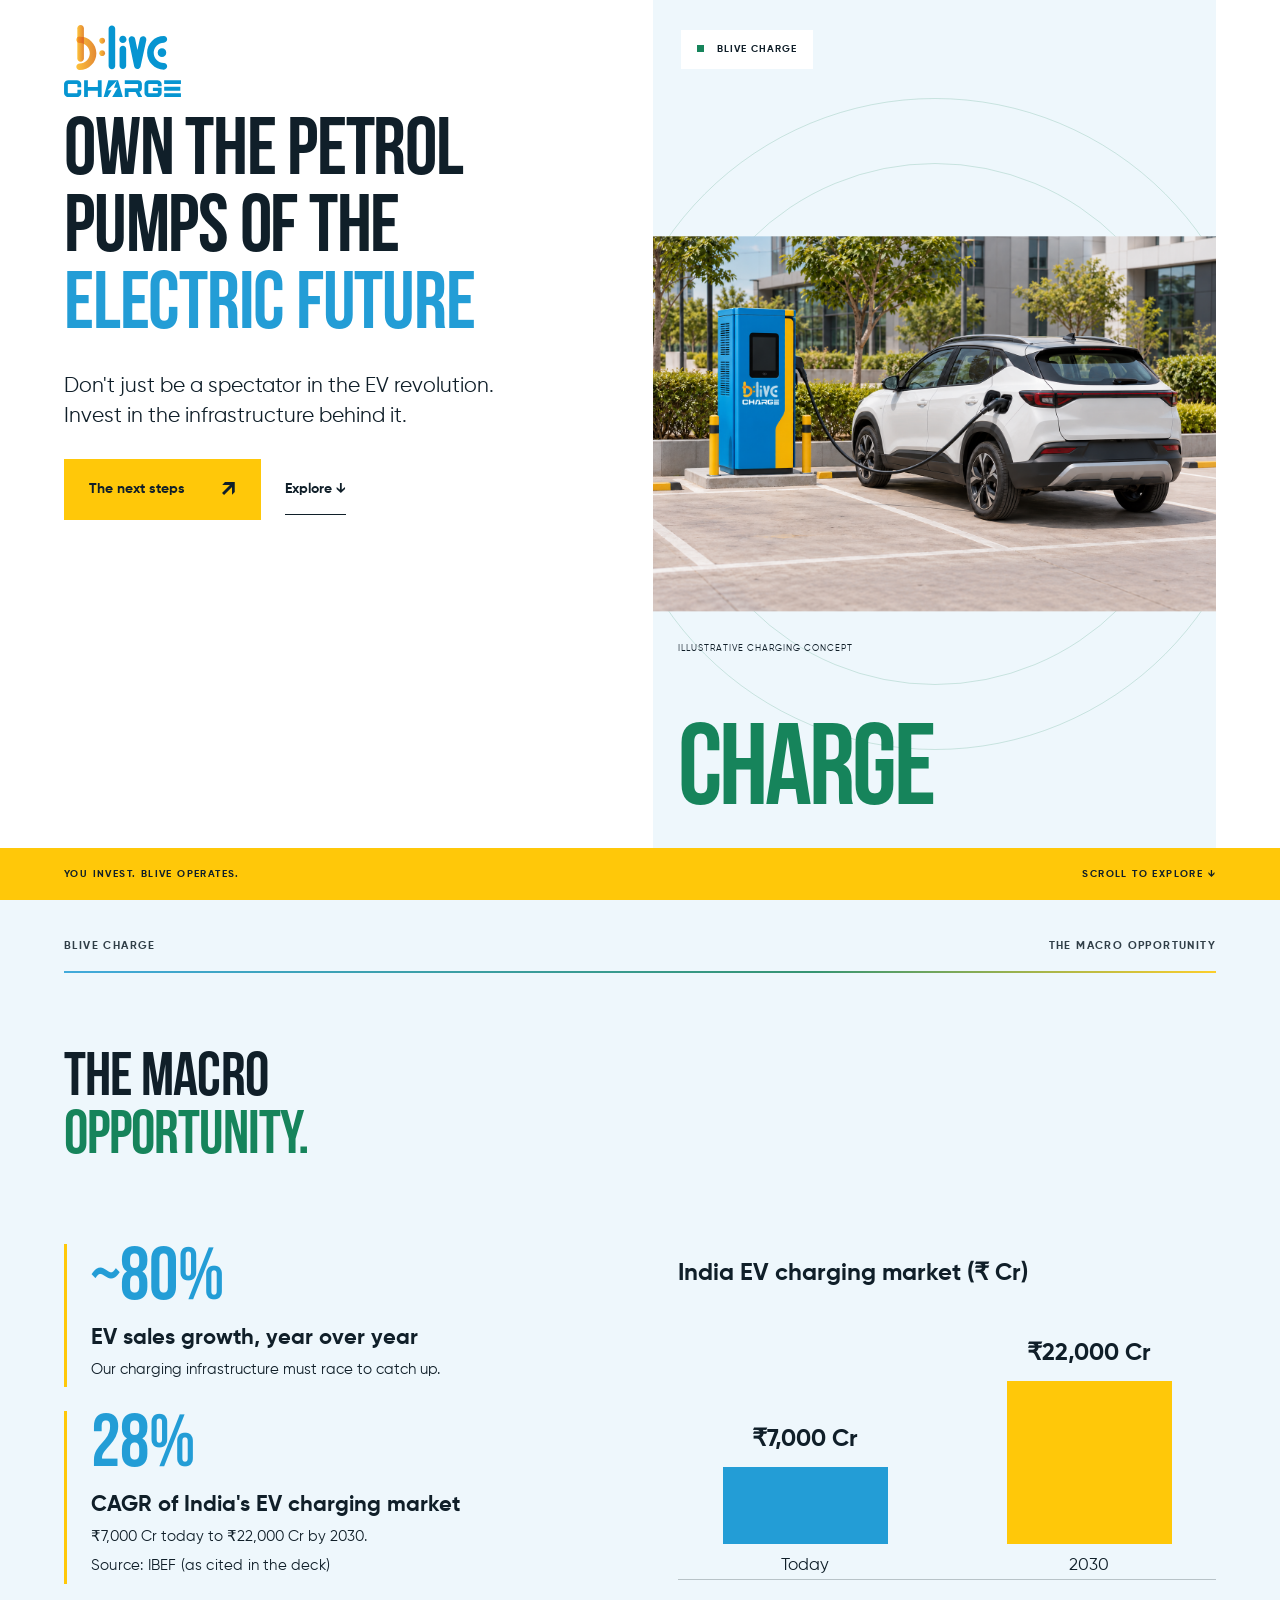
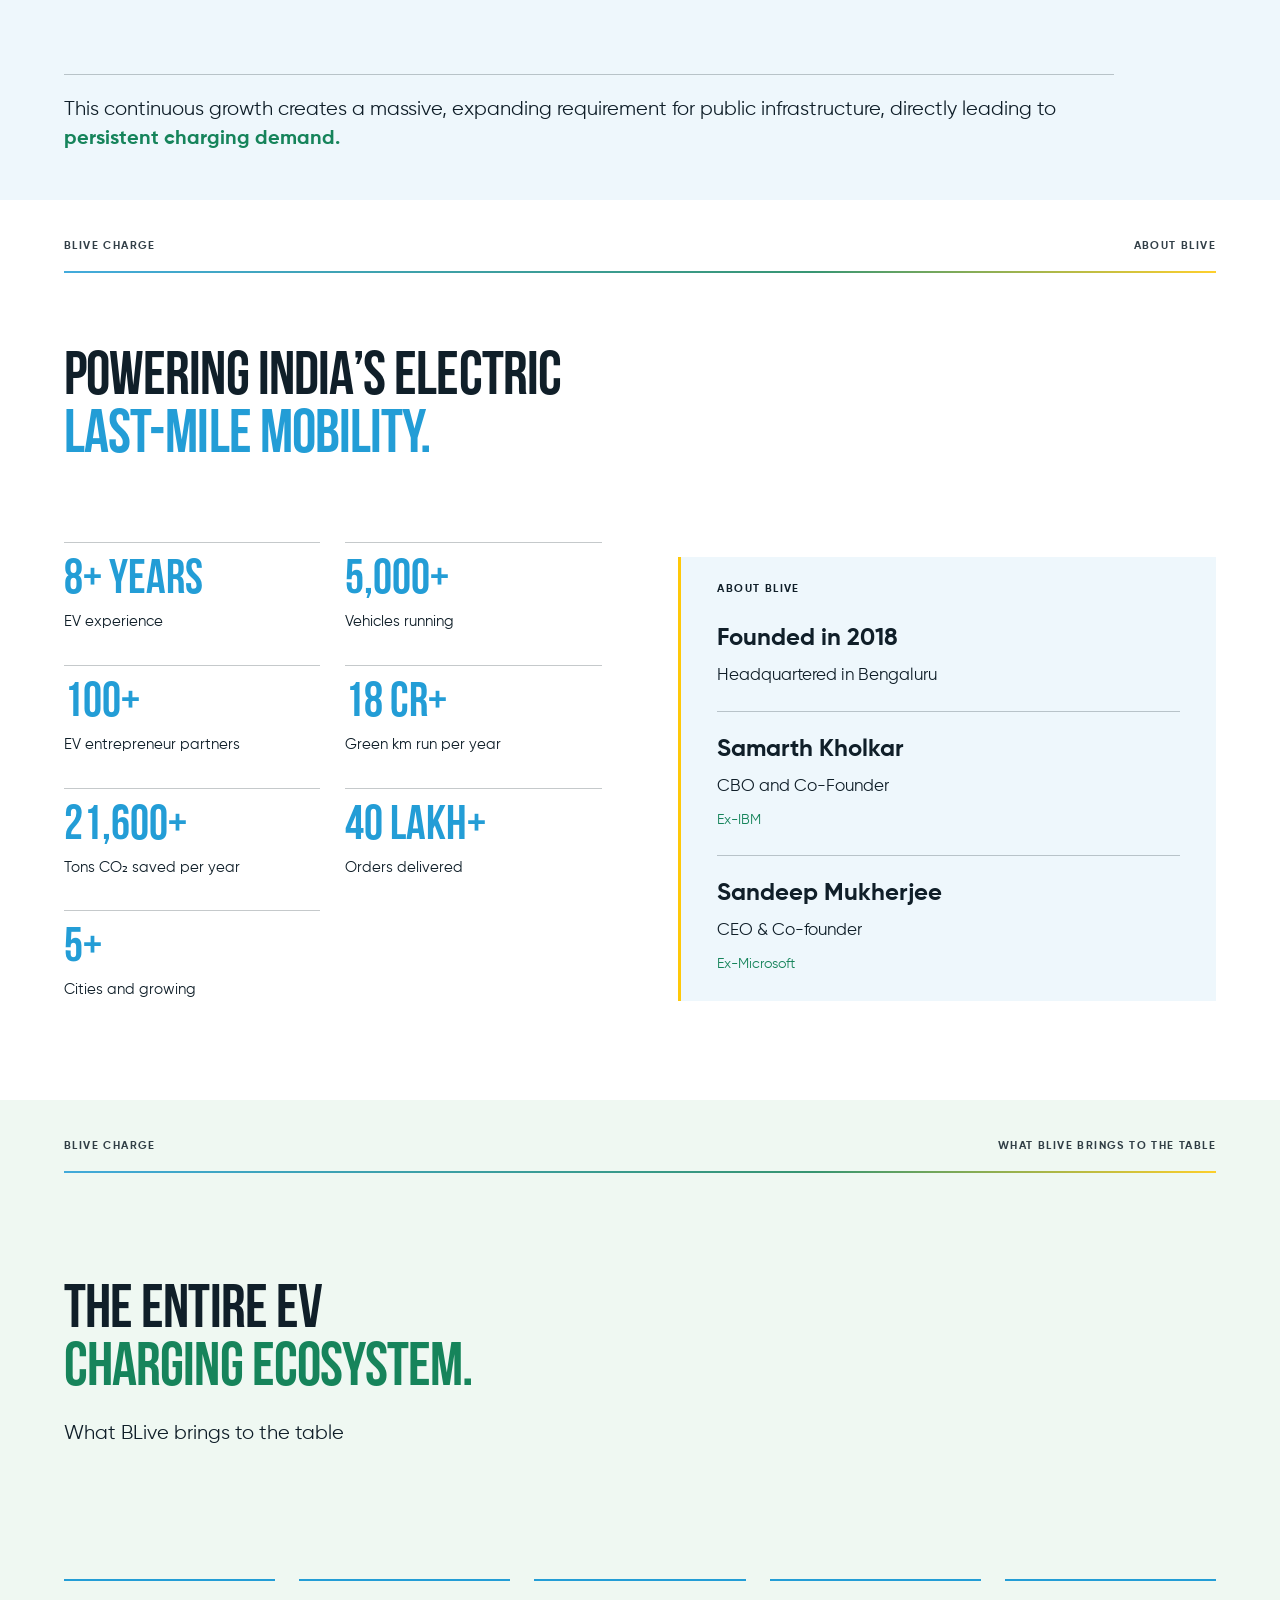
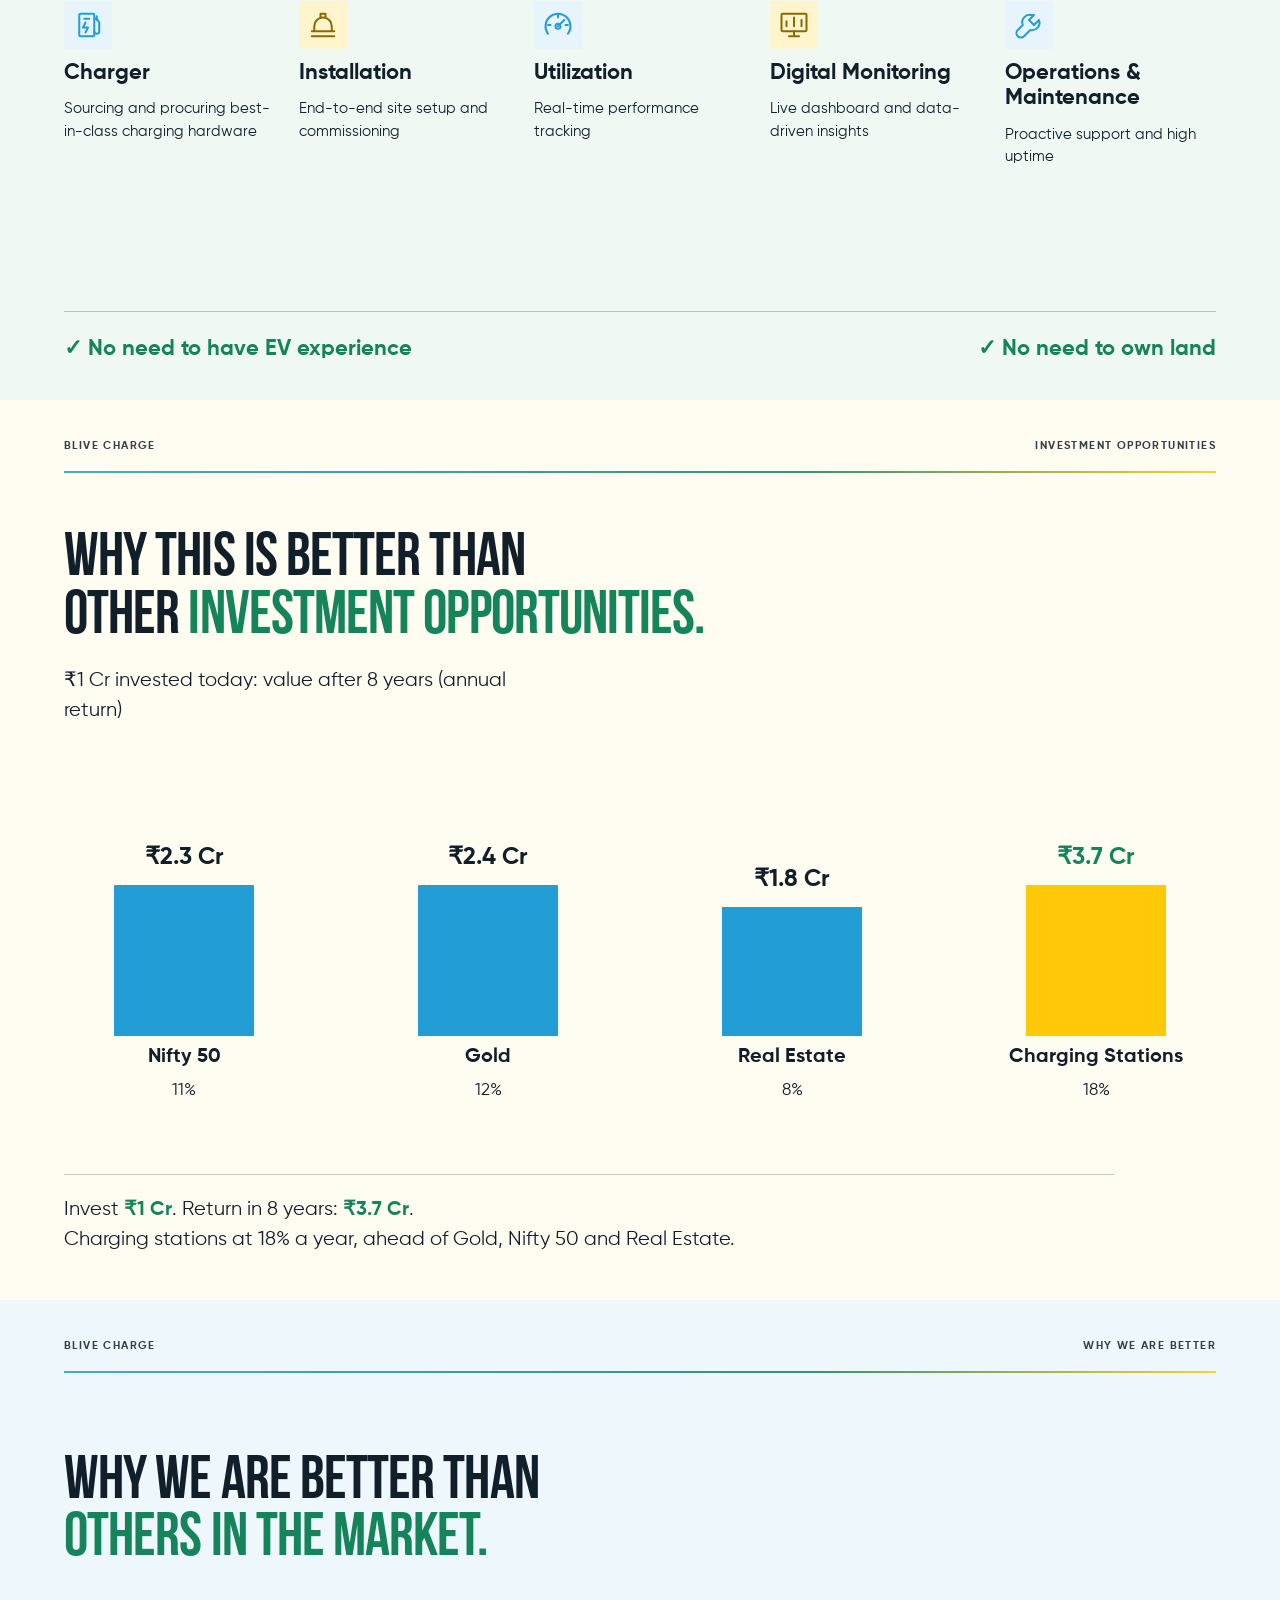
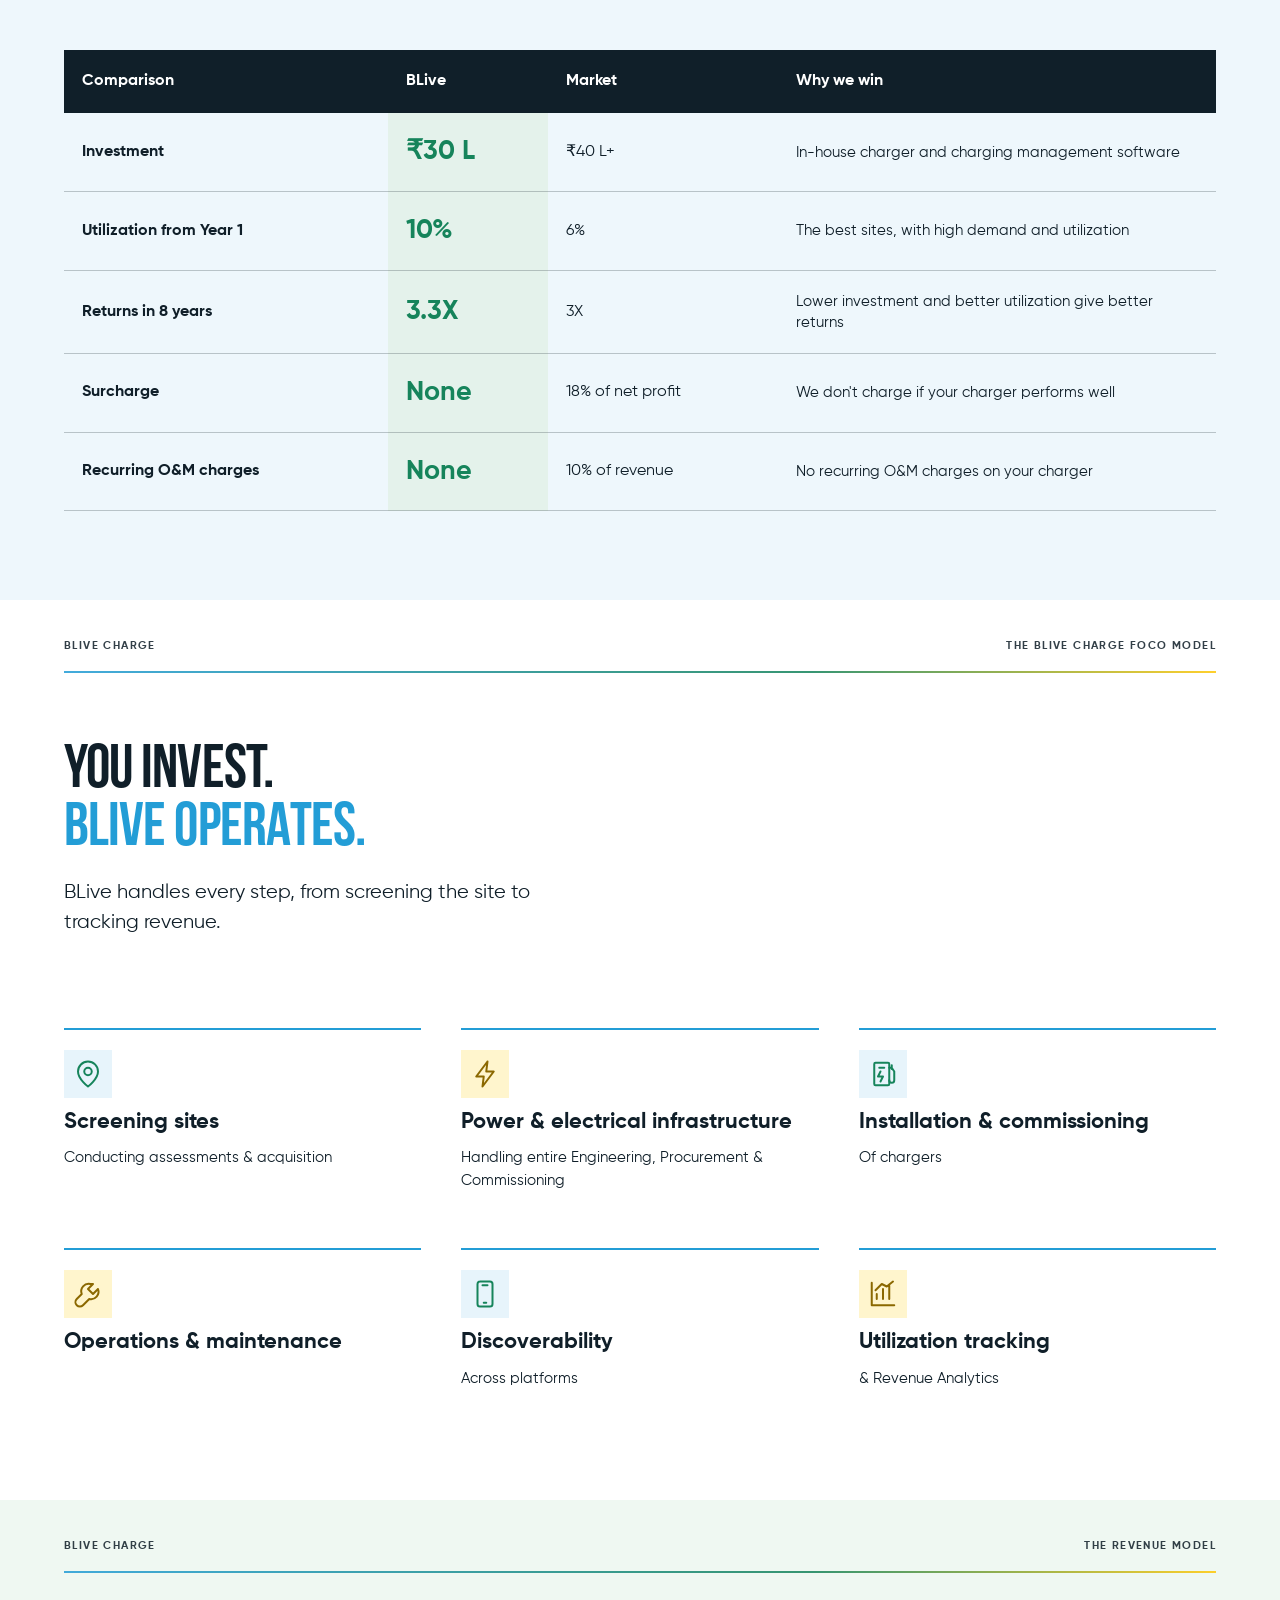
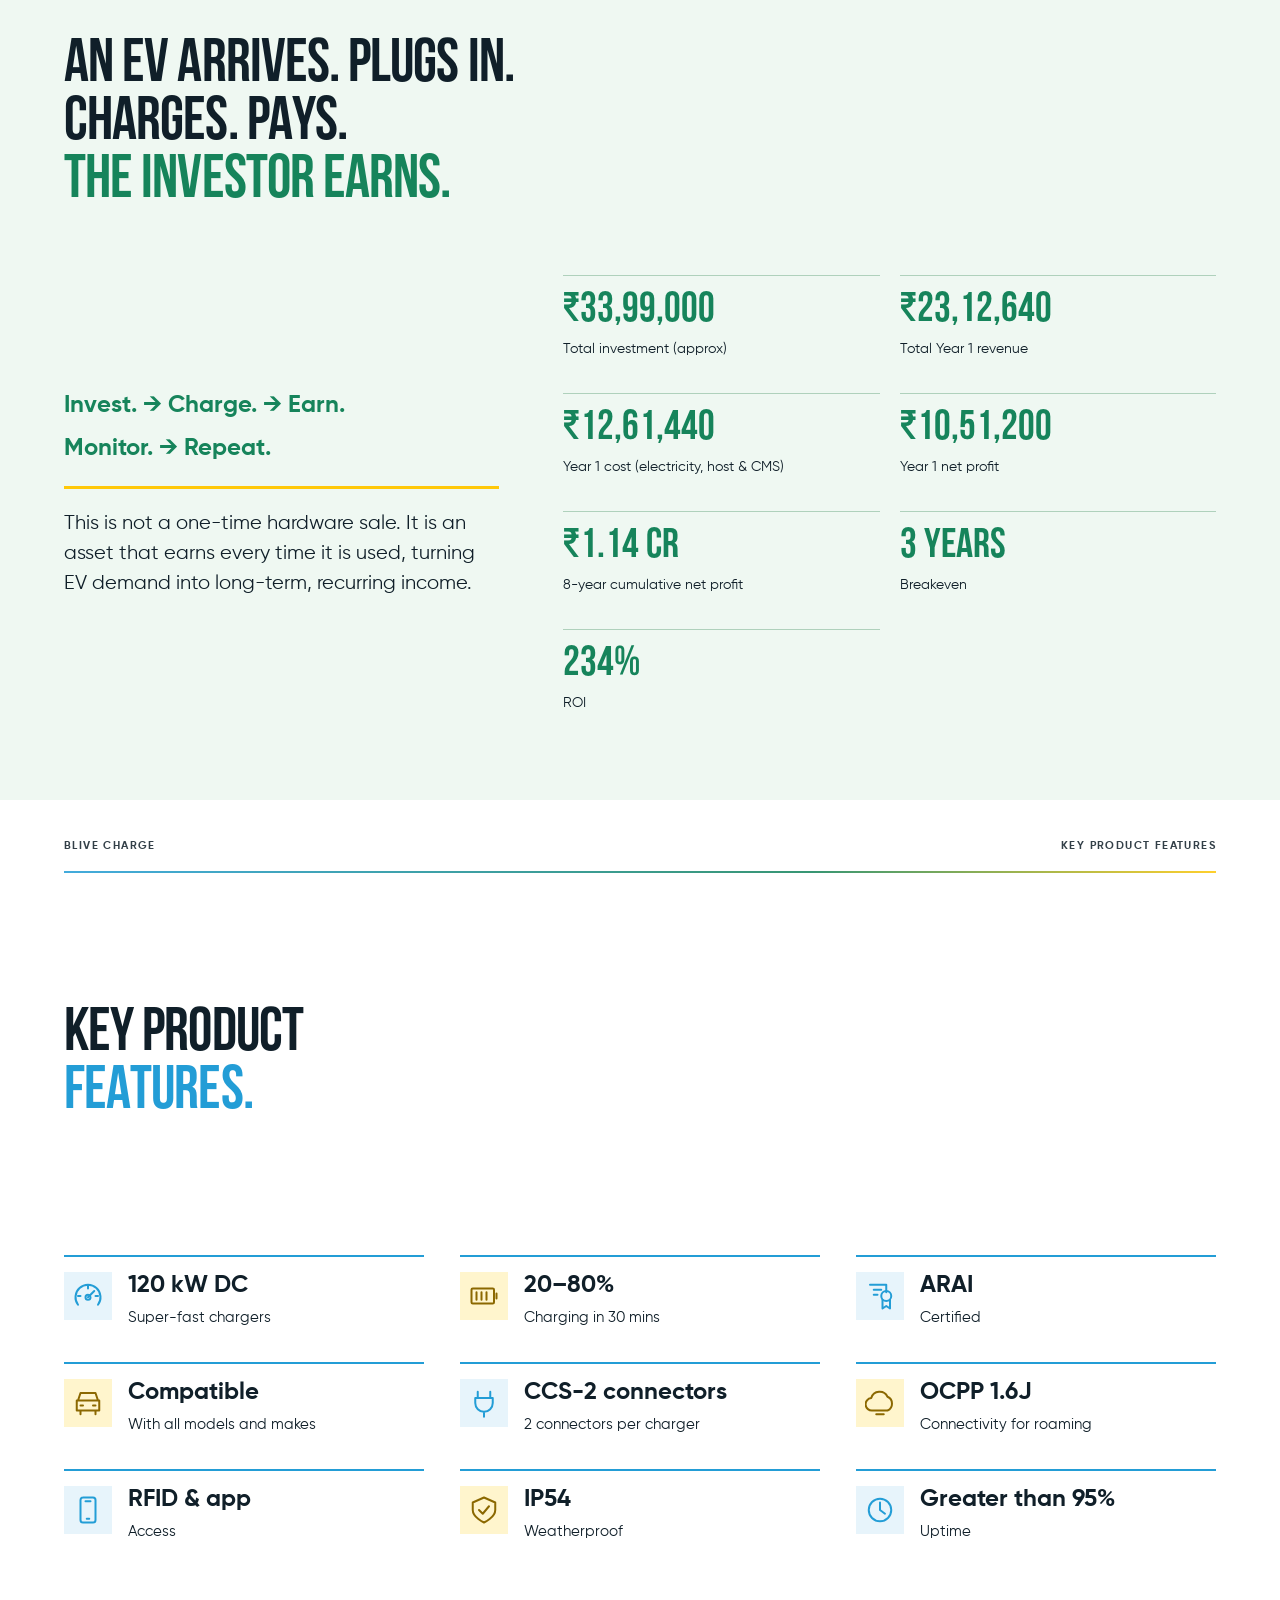
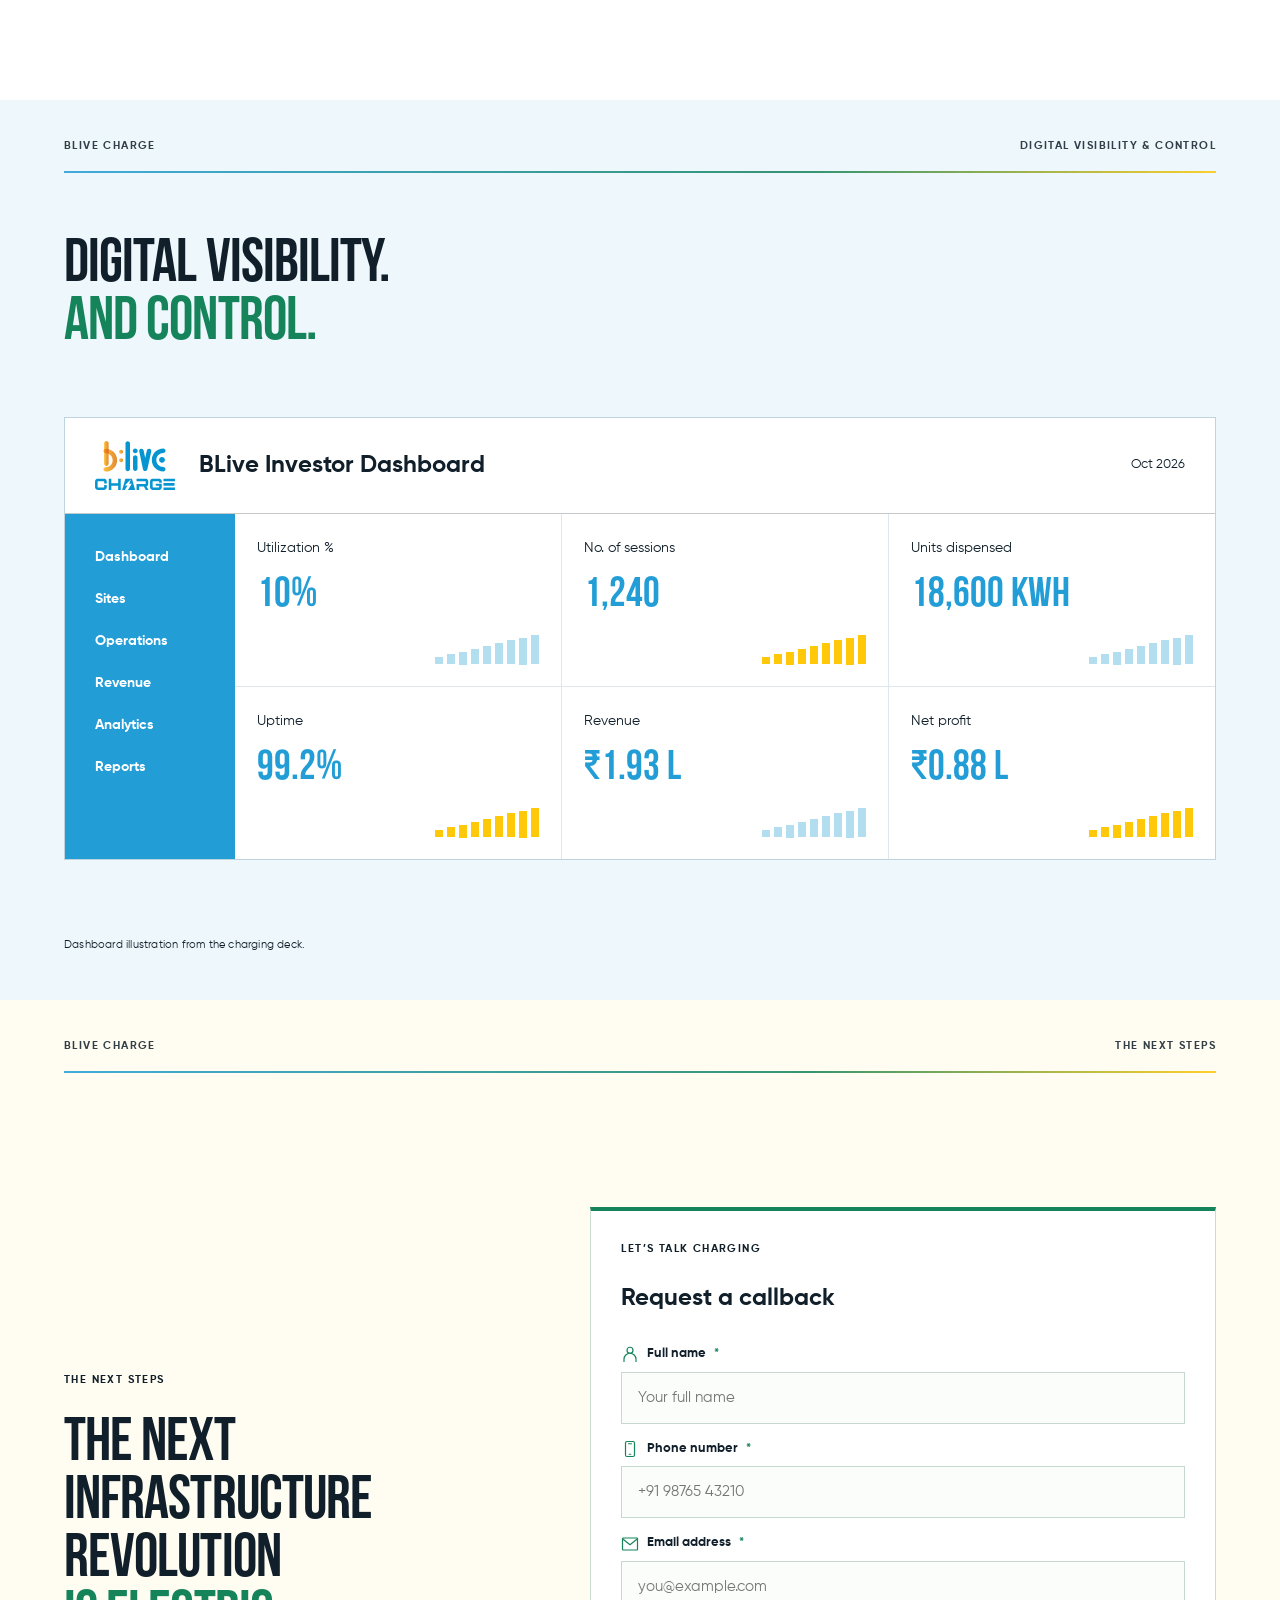
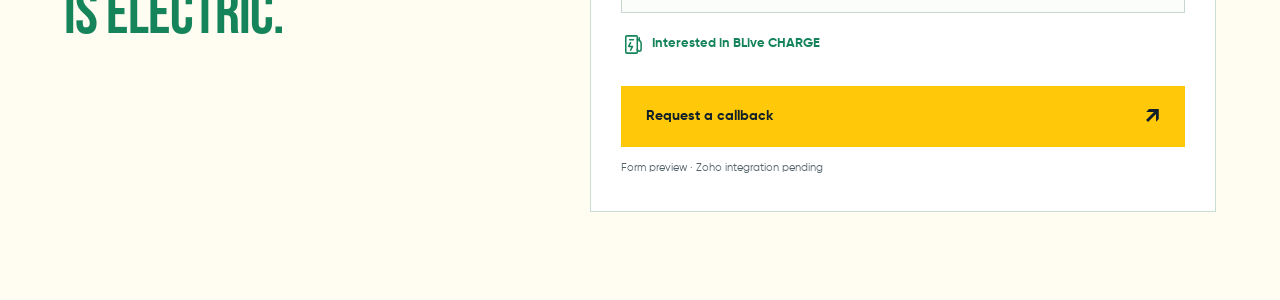
<file: index.html>
<!doctype html><html lang="en"><head><meta charset="utf-8"><meta name="viewport" content="width=device-width,initial-scale=1"><title>BLive CHARGE | Version 2</title><meta name="description" content="Own the Petrol Pumps of the Electric Future. BLive CHARGE."><link rel="stylesheet" href="styles.css"></head><body style="margin:0"><div id="blive-charge"><a class="skip" href="#main">Skip to content</a><div class="progress" aria-hidden="true"></div><main id="main"><section class="panel hero" id="start"><div class="hero-copy"><img class="page-brand" src="assets/charge-logo.svg" alt="BLive CHARGE"><h1>OWN THE PETROL<br>PUMPS OF THE<br><em>ELECTRIC FUTURE</em></h1><p class="intro">Don't just be a spectator in the EV revolution.<br>Invest in the infrastructure behind it.</p><a class="button yellow" href="#connect">The next steps <span>↗</span></a><a class="text-link" href="#opportunity">Explore <span>↓</span></a></div><div class="hero-art"><img src="assets/charging-charge-logo.png" alt="Illustrative BLive CHARGE station with a connected electric car"><div class="image-tag"><span class="status"></span> BLIVE CHARGE</div><span class="concept-label">ILLUSTRATIVE CHARGING CONCEPT</span><div class="hero-word" aria-hidden="true">CHARGE</div></div><div class="section-foot"><span>YOU INVEST. BLIVE OPERATES.</span><a href="#opportunity">SCROLL TO EXPLORE ↓</a></div></section><section class="panel blue" id="opportunity"><div class="section-top"><span>BLIVE CHARGE</span><span>THE MACRO OPPORTUNITY</span></div><div class="reveal"><h2>THE MACRO<br><em>OPPORTUNITY.</em></h2></div><div class="two-col"><div class="metrics-stack"><article class="stat reveal"><strong>~80%</strong><h3>EV sales growth, year over year</h3><p>Our charging infrastructure must race to catch up.</p></article><article class="stat reveal"><strong>28%</strong><h3>CAGR of India's EV charging market</h3><p>₹7,000 Cr today to ₹22,000 Cr by 2030.</p><p class="note">Source: IBEF (as cited in the deck)</p></article></div><div class="market-chart reveal"><h3>India EV charging market (₹ Cr)</h3><div class="bars"><div><strong>₹7,000 Cr</strong><i style="--height:32%"></i><span>Today</span></div><div><strong>₹22,000 Cr</strong><i style="--height:100%"></i><span>2030</span></div></div></div></div><p class="statement reveal">This continuous growth creates a massive, expanding requirement for public infrastructure, directly leading to <b>persistent charging demand.</b></p></section><section class="panel white" id="about"><div class="section-top"><span>BLIVE CHARGE</span><span>ABOUT BLIVE</span></div><div class="reveal"><h2>POWERING INDIA’S ELECTRIC<br><em>LAST-MILE MOBILITY.</em></h2></div><div class="about-layout"><div class="credentials"><article class="reveal"><strong>8+ Years</strong><span>EV experience</span></article><article class="reveal"><strong>5,000+</strong><span>Vehicles running</span></article><article class="reveal"><strong>100+</strong><span>EV entrepreneur partners</span></article><article class="reveal"><strong>18 Cr+</strong><span>Green km run per year</span></article><article class="reveal"><strong>21,600+</strong><span>Tons CO₂ saved per year</span></article><article class="reveal"><strong>40 Lakh+</strong><span>Orders delivered</span></article><article class="reveal"><strong>5+</strong><span>Cities and growing</span></article></div><div class="founders reveal"><p class="eyebrow">ABOUT BLIVE</p><h3>Founded in 2018</h3><p>Headquartered in Bengaluru</p><div class="founder"><h3>Samarth Kholkar</h3><p>CBO and Co-Founder</p><span>Ex-IBM</span></div><div class="founder"><h3>Sandeep Mukherjee</h3><p>CEO &amp; Co-founder</p><span>Ex-Microsoft</span></div></div></div></section><section class="panel dark" id="ecosystem"><div class="section-top"><span>BLIVE CHARGE</span><span>WHAT BLIVE BRINGS TO THE TABLE</span></div><div class="reveal"><h2>THE ENTIRE EV<br><em>CHARGING ECOSYSTEM.</em></h2><p class="lead">What BLive brings to the table</p></div><div class="ecosystem-grid"><article class="feature reveal"><span class="feature-mark"><svg class="line-icon" viewBox="0 0 24 24" fill="none" stroke="currentColor" stroke-width="1.6" stroke-linecap="round" stroke-linejoin="round" aria-hidden="true"><rect x="5" y="3" width="12" height="18" rx="1"/><path d="M9 7h4m-3 3-2 4h4l-2 4m7-11h2l2 3v7a2 2 0 0 1-4 0M19 5v3"/></svg></span><h3>Charger</h3><p>Sourcing and procuring best-in-class charging hardware</p></article><article class="feature reveal"><span class="feature-mark"><svg class="line-icon" viewBox="0 0 24 24" fill="none" stroke="currentColor" stroke-width="1.6" stroke-linecap="round" stroke-linejoin="round" aria-hidden="true"><path d="M3 17h18M5 17v-4a7 7 0 0 1 14 0v4M10 6V3h4v3M3 21h18"/></svg></span><h3>Installation</h3><p>End-to-end site setup and commissioning</p></article><article class="feature reveal"><span class="feature-mark"><svg class="line-icon" viewBox="0 0 24 24" fill="none" stroke="currentColor" stroke-width="1.6" stroke-linecap="round" stroke-linejoin="round" aria-hidden="true"><path d="M4 19a10 10 0 1 1 16 0M12 13l5-5M6 12H4m8-8v2m8 6h-2"/><circle cx="12" cy="13" r="2"/></svg></span><h3>Utilization</h3><p>Real-time performance tracking</p></article><article class="feature reveal"><span class="feature-mark"><svg class="line-icon" viewBox="0 0 24 24" fill="none" stroke="currentColor" stroke-width="1.6" stroke-linecap="round" stroke-linejoin="round" aria-hidden="true"><rect x="2" y="3" width="20" height="14" rx="1"/><path d="M8 21h8m-4-4v4M6 13V9m6 4V6m6 7V8"/></svg></span><h3>Digital Monitoring</h3><p>Live dashboard and data-driven insights</p></article><article class="feature reveal"><span class="feature-mark"><svg class="line-icon" viewBox="0 0 24 24" fill="none" stroke="currentColor" stroke-width="1.6" stroke-linecap="round" stroke-linejoin="round" aria-hidden="true"><path d="M14 4a6 6 0 0 0-7 8L3 16a3 3 0 0 0 5 5l5-5a6 6 0 0 0 7-8l-4 4-4-4 4-4Z"/></svg></span><h3>Operations &amp; Maintenance</h3><p>Proactive support and high uptime</p></article></div><div class="benefit-strip reveal"><span>✓ No need to have EV experience</span><span>✓ No need to own land</span></div></section><section class="panel yellow-panel" id="investments"><div class="section-top"><span>BLIVE CHARGE</span><span>INVESTMENT OPPORTUNITIES</span></div><div class="reveal"><h2>WHY THIS IS BETTER THAN<br>OTHER <em>INVESTMENT OPPORTUNITIES.</em></h2><p class="lead">₹1 Cr invested today: value after 8 years (annual return)</p></div><div class="comparison-bars reveal"><div><strong>₹2.3 Cr</strong><i style="--height:62%"></i><h3>Nifty 50</h3><span>11%</span></div><div><strong>₹2.4 Cr</strong><i style="--height:65%"></i><h3>Gold</h3><span>12%</span></div><div><strong>₹1.8 Cr</strong><i style="--height:49%"></i><h3>Real Estate</h3><span>8%</span></div><div><strong>₹3.7 Cr</strong><i style="--height:100%"></i><h3>Charging Stations</h3><span>18%</span></div></div><p class="statement reveal">Invest <b>₹1 Cr</b>. Return in 8 years: <b>₹3.7 Cr</b>.<br>Charging stations at 18% a year, ahead of Gold, Nifty 50 and Real Estate.</p></section><section class="panel blue" id="market"><div class="section-top"><span>BLIVE CHARGE</span><span>WHY WE ARE BETTER</span></div><div class="reveal"><h2>WHY WE ARE BETTER THAN<br><em>OTHERS IN THE MARKET.</em></h2></div><div class="table-wrap reveal"><table><thead><tr><th scope="col">Comparison</th><th scope="col">BLive</th><th scope="col">Market</th><th scope="col">Why we win</th></tr></thead><tbody><tr><th scope="row">Investment</th><td>₹30 L</td><td>₹40 L+</td><td>In-house charger and charging management software</td></tr><tr><th scope="row">Utilization from Year 1</th><td>10%</td><td>6%</td><td>The best sites, with high demand and utilization</td></tr><tr><th scope="row">Returns in 8 years</th><td>3.3X</td><td>3X</td><td>Lower investment and better utilization give better returns</td></tr><tr><th scope="row">Surcharge</th><td>None</td><td>18% of net profit</td><td>We don't charge if your charger performs well</td></tr><tr><th scope="row">Recurring O&amp;M charges</th><td>None</td><td>10% of revenue</td><td>No recurring O&amp;M charges on your charger</td></tr></tbody></table></div></section><section class="panel white" id="model"><div class="section-top"><span>BLIVE CHARGE</span><span>THE BLIVE CHARGE FOCO MODEL</span></div><div class="reveal"><h2>YOU INVEST.<br><em>BLIVE OPERATES.</em></h2><p class="lead">BLive handles every step, from screening the site to tracking revenue.</p></div><div class="process-grid"><article class="feature reveal"><span class="feature-mark"><svg class="line-icon" viewBox="0 0 24 24" fill="none" stroke="currentColor" stroke-width="1.6" stroke-linecap="round" stroke-linejoin="round" aria-hidden="true"><path d="M20 10c0 6-8 12-8 12S4 16 4 10a8 8 0 0 1 16 0Z"/><circle cx="12" cy="10" r="3"/></svg></span><h3>Screening sites</h3><p>Conducting assessments &amp; acquisition</p></article><article class="feature reveal"><span class="feature-mark"><svg class="line-icon" viewBox="0 0 24 24" fill="none" stroke="currentColor" stroke-width="1.6" stroke-linecap="round" stroke-linejoin="round" aria-hidden="true"><path d="m14 2-9 12h6l-1 8 9-12h-6l1-8Z"/></svg></span><h3>Power &amp; electrical infrastructure</h3><p>Handling entire Engineering, Procurement &amp; Commissioning</p></article><article class="feature reveal"><span class="feature-mark"><svg class="line-icon" viewBox="0 0 24 24" fill="none" stroke="currentColor" stroke-width="1.6" stroke-linecap="round" stroke-linejoin="round" aria-hidden="true"><rect x="5" y="3" width="12" height="18" rx="1"/><path d="M9 7h4m-3 3-2 4h4l-2 4m7-11h2l2 3v7a2 2 0 0 1-4 0M19 5v3"/></svg></span><h3>Installation &amp; commissioning</h3><p>Of chargers</p></article><article class="feature reveal"><span class="feature-mark"><svg class="line-icon" viewBox="0 0 24 24" fill="none" stroke="currentColor" stroke-width="1.6" stroke-linecap="round" stroke-linejoin="round" aria-hidden="true"><path d="M14 4a6 6 0 0 0-7 8L3 16a3 3 0 0 0 5 5l5-5a6 6 0 0 0 7-8l-4 4-4-4 4-4Z"/></svg></span><h3>Operations &amp; maintenance</h3><p></p></article><article class="feature reveal"><span class="feature-mark"><svg class="line-icon" viewBox="0 0 24 24" fill="none" stroke="currentColor" stroke-width="1.6" stroke-linecap="round" stroke-linejoin="round" aria-hidden="true"><rect x="6" y="2" width="12" height="20" rx="2"/><path d="M10 5h4m-3 14h2"/></svg></span><h3>Discoverability</h3><p>Across platforms</p></article><article class="feature reveal"><span class="feature-mark"><svg class="line-icon" viewBox="0 0 24 24" fill="none" stroke="currentColor" stroke-width="1.6" stroke-linecap="round" stroke-linejoin="round" aria-hidden="true"><path d="M3 3v18h18M7 16v-4m5 4V8m5 8V5M6 9l5-5 4 2 5-4"/></svg></span><h3>Utilization tracking</h3><p>&amp; Revenue Analytics</p></article></div></section><section class="panel dark" id="revenue"><div class="section-top"><span>BLIVE CHARGE</span><span>THE REVENUE MODEL</span></div><div class="reveal"><h2>AN EV ARRIVES. PLUGS IN.<br>CHARGES. PAYS.<br><em>THE INVESTOR EARNS.</em></h2></div><div class="revenue-layout"><div class="reveal"><div class="revenue-flow">Invest. → Charge. → Earn.<br>Monitor. → Repeat.</div><p class="lead">This is not a one-time hardware sale. It is an asset that earns every time it is used, turning EV demand into long-term, recurring income.</p></div><div class="revenue-grid"><article class="reveal"><strong>₹33,99,000</strong><span>Total investment (approx)</span></article><article class="reveal"><strong>₹23,12,640</strong><span>Total Year 1 revenue</span></article><article class="reveal"><strong>₹12,61,440</strong><span>Year 1 cost (electricity, host &amp; CMS)</span></article><article class="reveal"><strong>₹10,51,200</strong><span>Year 1 net profit</span></article><article class="reveal"><strong>₹1.14 Cr</strong><span>8-year cumulative net profit</span></article><article class="reveal"><strong>3 years</strong><span>Breakeven</span></article><article class="reveal"><strong>234%</strong><span>ROI</span></article></div></div></section><section class="panel cream" id="product"><div class="section-top"><span>BLIVE CHARGE</span><span>KEY PRODUCT FEATURES</span></div><div class="reveal"><h2>KEY PRODUCT<br><em>FEATURES.</em></h2></div><div class="feature-grid"><article class="feature reveal"><span class="feature-mark"><svg class="line-icon" viewBox="0 0 24 24" fill="none" stroke="currentColor" stroke-width="1.6" stroke-linecap="round" stroke-linejoin="round" aria-hidden="true"><path d="M4 19a10 10 0 1 1 16 0M12 13l5-5M6 12H4m8-8v2m8 6h-2"/><circle cx="12" cy="13" r="2"/></svg></span><h3>120 kW DC</h3><p>Super-fast chargers</p></article><article class="feature reveal"><span class="feature-mark"><svg class="line-icon" viewBox="0 0 24 24" fill="none" stroke="currentColor" stroke-width="1.6" stroke-linecap="round" stroke-linejoin="round" aria-hidden="true"><rect x="2" y="6" width="18" height="12" rx="1"/><path d="M22 10v4M6 9v6m4-6v6m4-6v6"/></svg></span><h3>20–80%</h3><p>Charging in 30 mins</p></article><article class="feature reveal"><span class="feature-mark"><svg class="line-icon" viewBox="0 0 24 24" fill="none" stroke="currentColor" stroke-width="1.6" stroke-linecap="round" stroke-linejoin="round" aria-hidden="true"><path d="M14 15v7l3-2 3 2v-7M4 3h13v6M7 7h6M7 11h3"/><circle cx="17" cy="12" r="4"/></svg></span><h3>ARAI</h3><p>Certified</p></article><article class="feature reveal"><span class="feature-mark"><svg class="line-icon" viewBox="0 0 24 24" fill="none" stroke="currentColor" stroke-width="1.6" stroke-linecap="round" stroke-linejoin="round" aria-hidden="true"><path d="m4 10 2-6h12l2 6M3 10h18v8H3ZM6 18v3m12-3v3M6 14h2m8 0h2"/></svg></span><h3>Compatible</h3><p>With all models and makes</p></article><article class="feature reveal"><span class="feature-mark"><svg class="line-icon" viewBox="0 0 24 24" fill="none" stroke="currentColor" stroke-width="1.6" stroke-linecap="round" stroke-linejoin="round" aria-hidden="true"><path d="M7 3v5m10-5v5M5 8h14v4a7 7 0 0 1-14 0ZM12 19v4"/></svg></span><h3>CCS-2 connectors</h3><p>2 connectors per charger</p></article><article class="feature reveal"><span class="feature-mark"><svg class="line-icon" viewBox="0 0 24 24" fill="none" stroke="currentColor" stroke-width="1.6" stroke-linecap="round" stroke-linejoin="round" aria-hidden="true"><path d="M6 18a5 5 0 0 1-1-10 7 7 0 0 1 13-1 6 6 0 0 1 0 11ZM9 21h6"/></svg></span><h3>OCPP 1.6J</h3><p>Connectivity for roaming</p></article><article class="feature reveal"><span class="feature-mark"><svg class="line-icon" viewBox="0 0 24 24" fill="none" stroke="currentColor" stroke-width="1.6" stroke-linecap="round" stroke-linejoin="round" aria-hidden="true"><rect x="6" y="2" width="12" height="20" rx="2"/><path d="M10 5h4m-3 14h2"/></svg></span><h3>RFID &amp; app</h3><p>Access</p></article><article class="feature reveal"><span class="feature-mark"><svg class="line-icon" viewBox="0 0 24 24" fill="none" stroke="currentColor" stroke-width="1.6" stroke-linecap="round" stroke-linejoin="round" aria-hidden="true"><path d="m12 2 9 4v6c0 6-9 10-9 10S3 18 3 12V6ZM8 12l3 3 5-6"/></svg></span><h3>IP54</h3><p>Weatherproof</p></article><article class="feature reveal"><span class="feature-mark"><svg class="line-icon" viewBox="0 0 24 24" fill="none" stroke="currentColor" stroke-width="1.6" stroke-linecap="round" stroke-linejoin="round" aria-hidden="true"><circle cx="12" cy="12" r="9"/><path d="M12 6v6l4 3"/></svg></span><h3>Greater than 95%</h3><p>Uptime</p></article></div></section><section class="panel blue" id="digital"><div class="section-top"><span>BLIVE CHARGE</span><span>DIGITAL VISIBILITY & CONTROL</span></div><div class="reveal"><h2>DIGITAL VISIBILITY.<br><em>AND CONTROL.</em></h2></div><div class="dashboard reveal"><div class="dashboard-head"><img src="assets/charge-logo.svg" alt="BLive CHARGE"><h3>BLive Investor Dashboard</h3><span>Oct 2026</span></div><div class="dashboard-body"><div class="dashboard-menu">Dashboard<br>Sites<br>Operations<br>Revenue<br>Analytics<br>Reports</div><div class="dashboard-grid"><article><span>Utilization %</span><strong>10%</strong><div class="spark" aria-hidden="true"><i style="--h:20%"></i><i style="--h:28%"></i><i style="--h:36%"></i><i style="--h:44%"></i><i style="--h:52%"></i><i style="--h:60%"></i><i style="--h:68%"></i><i style="--h:76%"></i><i style="--h:84%"></i></div></article><article><span>No. of sessions</span><strong>1,240</strong><div class="spark" aria-hidden="true"><i style="--h:20%"></i><i style="--h:28%"></i><i style="--h:36%"></i><i style="--h:44%"></i><i style="--h:52%"></i><i style="--h:60%"></i><i style="--h:68%"></i><i style="--h:76%"></i><i style="--h:84%"></i></div></article><article><span>Units dispensed</span><strong>18,600 kWh</strong><div class="spark" aria-hidden="true"><i style="--h:20%"></i><i style="--h:28%"></i><i style="--h:36%"></i><i style="--h:44%"></i><i style="--h:52%"></i><i style="--h:60%"></i><i style="--h:68%"></i><i style="--h:76%"></i><i style="--h:84%"></i></div></article><article><span>Uptime</span><strong>99.2%</strong><div class="spark" aria-hidden="true"><i style="--h:20%"></i><i style="--h:28%"></i><i style="--h:36%"></i><i style="--h:44%"></i><i style="--h:52%"></i><i style="--h:60%"></i><i style="--h:68%"></i><i style="--h:76%"></i><i style="--h:84%"></i></div></article><article><span>Revenue</span><strong>₹1.93 L</strong><div class="spark" aria-hidden="true"><i style="--h:20%"></i><i style="--h:28%"></i><i style="--h:36%"></i><i style="--h:44%"></i><i style="--h:52%"></i><i style="--h:60%"></i><i style="--h:68%"></i><i style="--h:76%"></i><i style="--h:84%"></i></div></article><article><span>Net profit</span><strong>₹0.88 L</strong><div class="spark" aria-hidden="true"><i style="--h:20%"></i><i style="--h:28%"></i><i style="--h:36%"></i><i style="--h:44%"></i><i style="--h:52%"></i><i style="--h:60%"></i><i style="--h:68%"></i><i style="--h:76%"></i><i style="--h:84%"></i></div></article></div></div></div><p class="note">Dashboard illustration from the charging deck.</p></section><section class="panel yellow-panel" id="connect"><div class="section-top"><span>BLIVE CHARGE</span><span>THE NEXT STEPS</span></div><div class="contact-layout"><div class="reveal"><p class="eyebrow">THE NEXT STEPS</p><h2>THE NEXT<br>INFRASTRUCTURE<br>REVOLUTION<br><em>IS ELECTRIC.</em></h2></div><div class="embedded-form reveal"><p class="eyebrow">LET’S TALK CHARGING</p><h3>Request a callback</h3><form class="enquiry-form" data-demo-form><label for="bc-name"><svg class="line-icon" viewBox="0 0 24 24" fill="none" stroke="currentColor" stroke-width="1.6" stroke-linecap="round" stroke-linejoin="round" aria-hidden="true"><circle cx="12" cy="7" r="4"/><path d="M4 22v-3a8 8 0 0 1 16 0v3"/></svg> Full name <span>*</span></label><input id="bc-name" name="name" autocomplete="name" placeholder="Your full name" required maxlength="100"><label for="bc-phone"><svg class="line-icon" viewBox="0 0 24 24" fill="none" stroke="currentColor" stroke-width="1.6" stroke-linecap="round" stroke-linejoin="round" aria-hidden="true"><rect x="6" y="2" width="12" height="20" rx="2"/><path d="M10 5h4m-3 14h2"/></svg> Phone number <span>*</span></label><input id="bc-phone" type="tel" name="phone" autocomplete="tel" placeholder="+91 98765 43210" pattern="[+0-9 ()-]{10,20}" required><label for="bc-email"><svg class="line-icon" viewBox="0 0 24 24" fill="none" stroke="currentColor" stroke-width="1.6" stroke-linecap="round" stroke-linejoin="round" aria-hidden="true"><rect x="2" y="4" width="20" height="16" rx="1"/><path d="m2 5 10 8L22 5"/></svg> Email address <span>*</span></label><input id="bc-email" type="email" name="email" autocomplete="email" placeholder="you@example.com" required><p class="interest-label"><svg class="line-icon" viewBox="0 0 24 24" fill="none" stroke="currentColor" stroke-width="1.6" stroke-linecap="round" stroke-linejoin="round" aria-hidden="true"><rect x="5" y="3" width="12" height="18" rx="1"/><path d="M9 7h4m-3 3-2 4h4l-2 4m7-11h2l2 3v7a2 2 0 0 1-4 0M19 5v3"/></svg> Interested in BLive CHARGE</p><button class="button yellow" type="submit" disabled>Request a callback <span>↗</span></button><p class="demo-label">Form preview · Zoho integration pending</p><p class="form-status" role="status" aria-live="polite" hidden></p></form></div></div></section></main></div><script src="animations.js"></script></body></html>
</file>
<file: styles.css>
@font-face{font-family:Gilroy;src:url('assets/gilroy-regular.ttf') format('truetype');font-weight:400;font-display:swap}@font-face{font-family:Gilroy;src:url('assets/gilroy-bold.ttf') format('truetype');font-weight:700;font-display:swap}@font-face{font-family:Bebas;src:url('assets/bebas-bold.otf') format('opentype');font-weight:700;font-display:swap}#blive-charge{--blue:#239dd6;--yellow:#ffc809;--ink:#101f29;--cream:#f6f5ef;--line:rgba(16,31,41,.24)}#blive-charge *{box-sizing:border-box}#blive-charge{scroll-behavior:smooth;scroll-snap-type:y proximity;scroll-padding-top:76px}#blive-charge{margin:0;color:var(--ink);font-family:Gilroy,Arial,sans-serif;font-size:17px;line-height:1.45}#blive-charge a{color:inherit;text-decoration:none}#blive-charge a:focus-visible,#blive-charge summary:focus-visible{outline:3px solid currentColor;outline-offset:6px}#blive-charge ::selection{background:var(--yellow);color:var(--ink)}#blive-charge header{height:76px;position:fixed;inset:0 0 auto;background:#fff;display:flex;align-items:center;justify-content:space-between;padding:0 5vw;z-index:20;border-bottom:1px solid var(--line)}#blive-charge .logo{width:148px;max-height:50px}#blive-charge nav{display:flex;gap:32px;font-size:14px;font-weight:700}#blive-charge nav a{position:relative;padding:12px 0}#blive-charge nav a:after{content:'';position:absolute;height:2px;bottom:6px;left:0;width:0;background:var(--blue);transition:width .3s}#blive-charge nav a:hover:after{width:100%}#blive-charge .header-cta{font-size:14px;font-weight:700;border-left:1px solid var(--line);padding-left:24px}#blive-charge .header-cta span{margin-left:25px}#blive-charge .rail{position:fixed;right:14px;top:50%;transform:translateY(-50%);display:grid;gap:10px;z-index:19}#blive-charge .rail a{font-size:10px;background:white;color:var(--ink);border:1px solid #ddd;width:24px;height:24px;display:grid;place-items:center;transition:background .2s}#blive-charge .rail a:hover{background:var(--yellow)}#blive-charge .panel{min-height:calc(100svh - 76px);padding:38px 7vw 34px 5vw;scroll-snap-align:start;display:flex;flex-direction:column;justify-content:center;gap:28px;position:relative;overflow:clip}#blive-charge .hero{margin-top:76px;display:grid;grid-template-columns:1fr 1fr;gap:0;padding:0 0 52px 5vw;background:var(--cream)}#blive-charge .hero-copy{padding:40px 20px 30px 0;z-index:2}#blive-charge .eyebrow,#blive-charge .small,#blive-charge .section-top,#blive-charge .section-foot,#blive-charge .note,#blive-charge .location-bottom{font-size:11px;letter-spacing:1.4px;font-weight:700}#blive-charge .eyebrow{margin:0 0 28px}#blive-charge h1,#blive-charge h2{font-family:Bebas,Impact,sans-serif;font-weight:700;letter-spacing:-.015em;line-height:.94;margin:0}#blive-charge h1{font-size:clamp(74px,7.6vw,126px)}#blive-charge h2{font-size:clamp(55px,5.2vw,88px)}#blive-charge em{font-style:normal;color:var(--blue)}#blive-charge h3{font-size:24px;line-height:1.15;margin:12px 0}#blive-charge p{margin:12px 0}#blive-charge .intro{font-size:21px;margin:26px 0}#blive-charge .lead{font-size:20px;max-width:490px;line-height:1.5;margin:20px 0}#blive-charge .button{display:inline-flex;align-items:center;justify-content:space-between;gap:36px;padding:18px 24px;font-size:14px;font-weight:700;position:relative;transition:transform .25s,background .25s,color .25s;border:1px solid transparent}#blive-charge .button span{font-size:23px;line-height:1;transition:transform .25s}#blive-charge .button:hover{transform:translateY(-4px);background:var(--ink);color:white}#blive-charge .button:hover span{transform:translate(3px,-3px)}#blive-charge .yellow{background:var(--yellow);color:var(--ink)}#blive-charge .ink{background:var(--ink);color:white;align-self:flex-start}#blive-charge .ink:hover{background:white;color:var(--ink)}#blive-charge .text-link{display:inline-block;font-size:14px;font-weight:700;padding:14px 0;border-bottom:1px solid currentColor}#blive-charge .hero-copy .text-link{margin-left:24px}#blive-charge .hero-art{position:relative;overflow:hidden;background:#d3e2e3;min-height:550px}#blive-charge .hero-art>img{width:100%;height:100%;position:absolute;inset:0;object-fit:cover;transition:transform 1.1s}#blive-charge .hero-art:hover>img{transform:scale(1.045)}#blive-charge .image-tag{position:absolute;top:30px;left:28px;background:#fff;padding:12px 16px;font-size:10px;letter-spacing:1px;font-weight:700}#blive-charge .status{display:inline-block;width:7px;height:7px;background:var(--blue);margin-right:9px}#blive-charge .hero-word{position:absolute;bottom:0;left:25px;font:700 clamp(70px,11vw,170px)/.8 Bebas;letter-spacing:-3px;color:var(--yellow)}#blive-charge .section-foot{position:absolute;bottom:0;left:0;right:0;height:52px;display:flex;justify-content:space-between;align-items:center;padding:0 5vw;background:var(--yellow);font-size:10px}#blive-charge .section-top{display:flex;justify-content:space-between;padding-bottom:18px;border-bottom:1px solid currentColor;margin-bottom:auto;opacity:.85}#blive-charge .blue{background:var(--blue)}#blive-charge .blue em{color:var(--yellow)}#blive-charge .model-grid{display:grid;grid-template-columns:repeat(3,1fr);gap:35px;margin-top:8px;margin-bottom:auto}#blive-charge .line-box{border-top:1px solid var(--ink);padding:20px 0}#blive-charge .line-box p{max-width:340px;font-size:16px}#blive-charge .large-number{font:700 62px/1 Bebas;color:var(--yellow)}#blive-charge .cream{background:var(--cream)}#blive-charge .white{background:white}#blive-charge .split-heading{display:grid;grid-template-columns:1.4fr 1fr;align-items:end;gap:50px}#blive-charge .location-grid{display:grid;grid-template-columns:repeat(3,1fr);gap:1px;background:var(--line);border:1px solid var(--line);margin-bottom:0}#blive-charge .location{padding:26px 28px;background:var(--cream);transition:background .35s,transform .35s}#blive-charge .location:hover{background:var(--yellow);transform:translateY(-8px)}#blive-charge .site-icon{display:block;font-size:40px;line-height:1;margin-bottom:22px}#blive-charge .location .small{font-size:9px}#blive-charge .location h3{font-size:29px}#blive-charge .location p{font-size:15px;max-width:300px;min-height:70px}#blive-charge .location-bottom{display:flex;justify-content:space-between;border-top:1px solid var(--line);padding-top:20px;margin-top:24px;font-size:9px}#blive-charge .note{font-size:11px;letter-spacing:.2px;font-weight:400;line-height:1.6;max-width:650px}#blive-charge .dark{background:var(--ink);color:white}#blive-charge .dark em{color:var(--yellow)}#blive-charge .economics-layout{display:grid;grid-template-columns:1.1fr 1fr;gap:9vw;margin:auto 0}#blive-charge .dark .lead{color:#cad5db}#blive-charge .formula{border:1px solid #52616a;padding:24px 30px}#blive-charge .formula>div{position:relative;padding:10px 0 10px 35px}#blive-charge .formula>div>span{position:absolute;left:0;top:15px;color:var(--yellow);font-size:11px}#blive-charge .formula h3{font-size:25px;margin:0}#blive-charge .formula p{font-size:13px;color:#cad5db;margin:7px 0}#blive-charge .operator{font-size:28px;color:var(--yellow);padding-left:35px}#blive-charge .formula .result{border-top:1px solid #52616a;padding:20px 0 10px}#blive-charge .formula .result h3{color:var(--yellow)}#blive-charge .formula .small{display:block;margin-bottom:18px}#blive-charge .operations-layout{display:grid;grid-template-columns:1fr 1fr;gap:9vw;margin:auto 0}#blive-charge .outline-art{border:1px solid var(--line);max-width:340px;margin-top:28px;padding:22px;display:flex;flex-direction:column;gap:12px}#blive-charge .outline-art strong{font:700 60px/1 Bebas;color:var(--blue)}#blive-charge .outline-art span{font-size:10px;letter-spacing:2px}#blive-charge .energy-line{height:4px;background:linear-gradient(90deg,var(--yellow) 50%,var(--blue) 50%);background-size:200% 100%;animation:flow 3s ease-in-out 3}#blive-charge .service{display:grid;grid-template-columns:28px 1fr 20px;gap:18px;padding:20px 0;border-bottom:1px solid var(--line);transition:padding .3s,background .3s}#blive-charge .service:first-child{border-top:1px solid var(--line)}#blive-charge .service:hover{padding-left:12px;background:#f1f9fc}#blive-charge .service>span{font-size:11px;color:#267496}#blive-charge .service h3{margin:0 0 8px;font-size:22px}#blive-charge .service p{font-size:14px;margin:0}#blive-charge .service b{font-weight:400}#blive-charge .yellow-panel{background:var(--yellow)}#blive-charge .yellow-panel em{color:var(--ink);-webkit-text-stroke:1px var(--ink);color:transparent}#blive-charge .steps{display:grid;grid-template-columns:repeat(4,1fr);gap:24px;margin:16px 0}#blive-charge .steps article{border-top:2px solid var(--ink);padding-top:20px}#blive-charge .steps article>span{font:700 68px/1 Bebas}#blive-charge .steps h3{font-size:23px;margin-top:24px}#blive-charge .steps p{font-size:15px}#blive-charge .faq-layout{display:grid;grid-template-columns:1fr 1.25fr;gap:7vw;margin:auto 0}#blive-charge .faqs{border-top:1px solid var(--line)}#blive-charge details{border-bottom:1px solid var(--line);padding:21px 0}#blive-charge summary{font-size:19px;font-weight:700;cursor:pointer;list-style:none;display:flex;justify-content:space-between;gap:25px}#blive-charge summary::-webkit-details-marker{display:none}#blive-charge summary:after{content:'+';font-size:24px;line-height:1;color:var(--blue)}#blive-charge details[open] summary:after{content:'−'}#blive-charge details p{font-size:15px;max-width:540px;line-height:1.6;margin:16px 25px 0 0}#blive-charge .contact-layout{display:grid;grid-template-columns:1.2fr 1fr;gap:8vw;margin:auto 0}#blive-charge .contact h2{font-size:clamp(90px,10vw,160px)}#blive-charge .contact-box{border-left:1px solid var(--ink);padding:5px 0 5px 40px}#blive-charge .contact-box h3{font-size:32px;margin:25px 0}#blive-charge .contact-box p{max-width:390px;font-size:16px}#blive-charge .contact-box .note{font-size:11px}#blive-charge .contact-rule{font-size:13px;letter-spacing:1px;line-height:1.7;border-top:1px solid var(--ink);padding-top:20px;margin-top:24px;font-weight:700}#blive-charge footer{display:flex;justify-content:space-between;border-top:1px solid var(--ink);padding-top:20px;font-size:12px}#blive-charge .skip{position:fixed;top:-100px;left:20px;z-index:100;background:var(--yellow);padding:15px}#blive-charge .skip:focus{top:10px}#blive-charge .progress{position:fixed;top:0;left:0;height:3px;background:var(--blue);z-index:25;transform-origin:left;transform:scaleX(0)}
@keyframes rise{from{opacity:0;transform:translateY(38px)}to{opacity:1;transform:translateY(0)}}@keyframes flow{0%,100%{background-position:100% 0}50%{background-position:0 0}}@keyframes progress{to{transform:scaleX(1)}}#blive-charge .hero-copy{animation:rise .8s ease-out both}
@supports(animation-timeline:view()){#blive-charge .reveal{animation:rise linear both;animation-timeline:view();animation-range:entry 0% entry 22%}#blive-charge .progress{animation:progress linear;animation-timeline:scroll(root)}}
@media(min-width:1000px) and (max-height:760px){#blive-charge .panel{gap:20px;padding-top:24px;padding-bottom:24px}#blive-charge h2{font-size:58px}#blive-charge h1{font-size:80px}#blive-charge .hero{padding-top:0;padding-bottom:52px}#blive-charge .hero-art{min-height:480px}#blive-charge .eyebrow{margin-bottom:20px}#blive-charge .lead{font-size:17px;margin:14px 0}#blive-charge .location{padding:18px 22px}#blive-charge .site-icon{margin-bottom:14px}#blive-charge .location h3{font-size:25px}#blive-charge .location-bottom{margin-top:18px;padding-top:14px}#blive-charge .contact h2{font-size:110px}#blive-charge .service{padding:16px 0}#blive-charge .outline-art{margin-top:18px}#blive-charge .steps h3{margin-top:15px}}
@media(max-width:1000px){#blive-charge .rail{display:none}#blive-charge .panel{padding-right:5vw}#blive-charge .hero{padding-right:0}#blive-charge .hero-copy .text-link{display:table;margin-left:0}#blive-charge .model-grid{gap:20px}#blive-charge .location{padding:20px}#blive-charge .location h3{font-size:24px}#blive-charge .split-heading{gap:25px}#blive-charge .economics-layout,#blive-charge .operations-layout{gap:5vw}#blive-charge .contact-layout{gap:4vw}#blive-charge .section-top{font-size:9px}#blive-charge .steps{gap:16px}}
@media(max-width:700px){#blive-charge{scroll-snap-type:none;scroll-padding-top:66px}#blive-charge header{height:66px;padding:0 6vw}#blive-charge .logo{width:120px}#blive-charge nav{display:none}#blive-charge .header-cta{font-size:12px;padding-left:12px}#blive-charge .header-cta span{margin-left:8px}#blive-charge .panel{min-height:calc(100svh - 66px);padding:30px 6vw 38px;gap:26px}#blive-charge .hero{margin-top:66px;grid-template-columns:1fr;padding:0 0 54px}#blive-charge .hero-copy{padding:36px 6vw}#blive-charge h1{font-size:80px}#blive-charge h2{font-size:57px}#blive-charge .hero-art{min-height:340px}#blive-charge .hero-word{font-size:110px}#blive-charge .hero-copy .text-link{display:inline-block;margin-left:18px}#blive-charge .hero-copy .button{padding:16px;font-size:12px;gap:20px}#blive-charge .hero-copy .text-link{font-size:12px}#blive-charge .eyebrow{font-size:9px;letter-spacing:1px;margin-bottom:24px}#blive-charge .intro{font-size:19px}#blive-charge .section-foot{font-size:8px;padding:0 6vw;gap:25px;height:54px}#blive-charge .section-foot a{max-width:85px}#blive-charge .section-top{font-size:9px;margin-bottom:8px}#blive-charge .section-top span:last-child{display:none}#blive-charge .model-grid,#blive-charge .location-grid,#blive-charge .economics-layout,#blive-charge .operations-layout,#blive-charge .faq-layout,#blive-charge .contact-layout,#blive-charge .split-heading{grid-template-columns:1fr;gap:24px}#blive-charge .model-grid{gap:12px}#blive-charge .line-box{display:grid;grid-template-columns:50px 1fr;column-gap:15px;padding:16px 0}#blive-charge .line-box h3{font-size:22px;margin:0}#blive-charge .line-box p{grid-column:2;margin:8px 0}#blive-charge .large-number{font-size:46px;grid-row:1 / 3}#blive-charge .lead{font-size:18px;margin:16px 0}#blive-charge .location-grid{gap:1px}#blive-charge .location{padding:25px}#blive-charge .location p{min-height:0;max-width:100%}#blive-charge .location h3 br{display:none}#blive-charge .site-icon{float:right}#blive-charge .location-bottom{margin-top:20px}#blive-charge .formula{padding:24px}#blive-charge .steps{grid-template-columns:1fr 1fr;gap:30px 20px}#blive-charge .steps article>span{font-size:50px}#blive-charge .steps h3{font-size:21px}#blive-charge .steps p{font-size:14px}#blive-charge .outline-art{display:none}#blive-charge .contact h2{font-size:100px}#blive-charge .contact-box{border-left:0;border-top:1px solid var(--ink);padding:25px 0}#blive-charge .contact-box h3{font-size:29px}#blive-charge .contact-box p{max-width:100%}#blive-charge summary{font-size:17px}#blive-charge footer{font-size:10px}#blive-charge .reveal{animation-range:entry 0% entry 12%}}
@media(prefers-reduced-motion:reduce){#blive-charge{scroll-behavior:auto;scroll-snap-type:none}#blive-charge *,#blive-charge *:before,#blive-charge *:after{animation:none!important;transition:none!important}#blive-charge .hero-art:hover>img,#blive-charge .location:hover,#blive-charge .button:hover{transform:none}#blive-charge .reveal{opacity:1;transform:none}}#blive-charge{--cream:#fff}#blive-charge .dark{background:var(--blue);color:var(--ink)}#blive-charge .dark em{color:var(--yellow)}#blive-charge .dark .lead,#blive-charge .formula p{color:var(--ink)}#blive-charge .formula,#blive-charge .formula .result{border-color:rgba(16,31,41,.4)}#blive-charge .formula .result h3{color:var(--ink)}#blive-charge .hero-art{background:var(--blue);isolation:isolate}#blive-charge .hero-art:before,#blive-charge .hero-art:after{content:'';position:absolute;width:520px;height:520px;border:1px solid rgba(255,255,255,.45);border-radius:50%;left:50%;top:50%;transform:translate(-50%,-50%);z-index:-1}#blive-charge .hero-art:after{width:650px;height:650px}#blive-charge .hero-art>img{height:auto;top:50%;transform:translateY(calc(-50% + var(--drift,0px)));object-fit:contain;transition:transform .6s ease;z-index:1}#blive-charge .hero-art:hover>img{transform:translateY(calc(-50% + var(--drift,0px))) scale(1.025)}#blive-charge .image-tag{z-index:3}#blive-charge .hero-word{z-index:3;font-size:clamp(70px,9vw,140px);bottom:26px}#blive-charge .concept-label{position:absolute;top:calc(50% + 17vw);left:25px;font-size:9px;letter-spacing:1px;z-index:3}#blive-charge .operations-photo{margin:24px 0 0;max-width:420px;overflow:hidden;position:relative}#blive-charge .operations-photo img{display:block;width:100%;height:215px;object-fit:cover;transition:transform .7s cubic-bezier(.2,.8,.2,1)}#blive-charge .operations-photo:hover img{transform:scale(1.06)}#blive-charge .operations-photo figcaption{position:absolute;bottom:10px;left:10px;background:white;padding:5px 8px;font-size:8px;letter-spacing:1px}#blive-charge .reveal{animation:none!important;opacity:1;transform:none}#blive-charge.motion-ready .reveal{opacity:0;transform:translateY(55px);transition:opacity .85s ease var(--delay,0ms),transform .85s cubic-bezier(.16,1,.3,1) var(--delay,0ms)}#blive-charge.motion-ready .reveal.in-view{opacity:1;transform:translateY(0)}#blive-charge.motion-ready .location.in-view:hover{transform:translateY(-10px)}#blive-charge .reveal h2 em{display:inline-block;position:relative}#blive-charge .reveal h2 em:after{content:'';position:absolute;bottom:-8px;left:0;right:0;height:3px;background:currentColor;transform:scaleX(0);transform-origin:left;transition:transform 1s ease .35s}#blive-charge .reveal.in-view h2 em:after{transform:scaleX(1)}#blive-charge .button{overflow:hidden}#blive-charge .button:before{content:'';position:absolute;inset:0;background:linear-gradient(110deg,transparent 25%,rgba(255,255,255,.5) 50%,transparent 75%);transform:translateX(-150%);transition:transform .65s}#blive-charge .button:hover:before{transform:translateX(150%)}#blive-charge .button:hover{background:var(--blue);color:var(--ink);border-color:var(--ink)}#blive-charge .blue .button:hover{background:white}#blive-charge .site-icon{transition:transform .45s}#blive-charge .location:hover .site-icon{transform:rotate(-12deg) scale(1.2)}#blive-charge .service b{transition:transform .3s}#blive-charge .service:hover b{transform:translate(4px,-4px)}#blive-charge .rail a.active{background:var(--yellow);border-color:var(--ink);transform:scale(1.15)}#blive-charge .progress{animation:none!important;background:var(--yellow)}#blive-charge .status{animation:signal 2s ease-in-out infinite}#blive-charge .hero-copy h1{animation:hero-enter 1s cubic-bezier(.16,1,.3,1) both}#blive-charge .hero-copy .intro{animation:hero-enter 1s .15s both}#blive-charge .hero-copy .button{animation:hero-enter 1s .3s both}#blive-charge .steps article:before{content:'';display:block;height:4px;background:var(--blue);margin-top:-24px;margin-bottom:20px;transform:scaleX(0);transform-origin:left;transition:transform .9s ease var(--delay,0ms)}#blive-charge .steps article.in-view:before{transform:scaleX(1)}@keyframes signal{50%{box-shadow:0 0 0 6px rgba(35,157,214,.16)}}@keyframes hero-enter{from{opacity:0;transform:translateY(30px)}to{opacity:1;transform:none}}
@media(max-width:700px){#blive-charge .hero-art{min-height:360px}#blive-charge .hero-art>img{top:45%}#blive-charge .hero-word{font-size:66px;bottom:12px}#blive-charge .concept-label{top:auto;bottom:88px;left:15px;font-size:8px}#blive-charge .image-tag{top:14px;left:15px;padding:8px 10px}#blive-charge .operations-photo{max-width:100%}#blive-charge .operations-photo img{height:auto}#blive-charge.motion-ready .reveal{transform:translateY(30px)}}
@media(prefers-reduced-motion:reduce){#blive-charge.motion-ready .reveal{opacity:1!important;transform:none!important}#blive-charge .hero-art>img,#blive-charge .hero-art:hover>img{transform:translateY(-50%)!important}#blive-charge .reveal h2 em:after,#blive-charge .steps article:before{transform:scaleX(1)}#blive-charge .status{animation:none!important}}#blive-charge{scroll-snap-type:none}#blive-charge{--host-header-offset:0px;--blue:#239dd6;--yellow:#ffc809;--ink:#101f29;--cream:#fff;--line:rgba(16,31,41,.24);color:var(--ink);font-family:Gilroy,Arial,sans-serif;font-size:17px;line-height:1.45}#blive-charge .panel{min-height:calc(100svh - var(--host-header-offset));scroll-margin-top:var(--host-header-offset)}#blive-charge .hero{margin-top:0}#blive-charge .page-brand{display:block;width:120px;height:72px;object-fit:contain;object-position:left center;margin-bottom:18px}#blive-charge .hero-copy{padding-top:25px}#blive-charge .hero-copy .eyebrow{margin-bottom:20px}#blive-charge .progress{position:absolute;display:none}
@media(max-width:700px){#blive-charge .hero{margin-top:0}#blive-charge .page-brand{width:100px;height:60px}#blive-charge .panel{min-height:calc(100svh - var(--host-header-offset))}}
/* Light palette with EV green accents. Original blue/yellow retained. */
#blive-charge{--green:#16845b;--mint:#eff8f2;--pale-blue:#eef7fc;--warm-white:#fffcf1}
#blive-charge .blue{background:var(--pale-blue)}
#blive-charge .cream{background:#fff}
#blive-charge .yellow-panel{background:var(--warm-white)}
#blive-charge .dark{background:var(--mint);color:var(--ink)}
#blive-charge #locations,#blive-charge #questions{background:#f7faf8}
#blive-charge .hero-art{background:var(--pale-blue)}
#blive-charge .hero-art:before,#blive-charge .hero-art:after{border-color:rgba(22,132,91,.18)}
#blive-charge .hero-word{color:var(--green)}
#blive-charge .blue em,#blive-charge .dark em{color:var(--green)}
#blive-charge .large-number,#blive-charge .operator,#blive-charge .formula>div>span{color:var(--green)}
#blive-charge .yellow-panel em{color:var(--green);-webkit-text-stroke:0}
#blive-charge .location{background:white}
#blive-charge .location:hover{background:#e5f3eb}
#blive-charge .site-icon,#blive-charge .service>span,#blive-charge summary:after{color:var(--green)}
#blive-charge .status{background:var(--green)}
#blive-charge .button:hover{background:var(--green);color:white;border-color:var(--green)}
#blive-charge .blue .button:hover{background:var(--green);color:white}
#blive-charge .steps article:before{background:var(--green)}
#blive-charge .formula{background:rgba(255,255,255,.7);border-color:#b9d8c6}
#blive-charge .service:hover{background:var(--mint)}
#blive-charge .contact-layout{grid-template-columns:.85fr 1.15fr;gap:5vw;width:100%;align-items:center}
#blive-charge .contact h2{font-size:clamp(75px,8vw,125px)}
#blive-charge .embedded-form{background:white;padding:18px;border:1px solid #c8ded1;border-top:4px solid var(--green);min-width:0}
#blive-charge .embedded-form h3{font-size:24px;margin:0 0 4px}
#blive-charge .form-help{font-size:13px;margin:0 0 10px}
#blive-charge .embedded-form iframe{display:block;width:100%;height:min(610px,65svh);border:0;background:white}
#blive-charge .embedded-form .note{margin:10px 0 0}
#blive-charge .embedded-form .note a{text-decoration:underline;color:var(--green)}
@media(max-width:700px){#blive-charge .contact-layout{grid-template-columns:1fr;gap:24px}#blive-charge .embedded-form{padding:12px 0}#blive-charge .embedded-form h3,#blive-charge .embedded-form .form-help,#blive-charge .embedded-form .note{margin-left:12px;margin-right:12px}#blive-charge .embedded-form iframe{height:650px}#blive-charge .contact h2{font-size:90px}}
#blive-charge .embedded-form{padding:30px}
#blive-charge .enquiry-form{display:grid;gap:8px;margin-top:24px}
#blive-charge .enquiry-form label{font-size:13px;font-weight:700;margin-top:8px}
#blive-charge .enquiry-form label span{color:var(--green)}
#blive-charge .enquiry-form input:not([type=hidden]){width:100%;min-width:0;border:1px solid #c7d8cf;border-radius:0;background:#fbfdfb;padding:14px 16px;font:inherit;font-size:15px;color:var(--ink);box-sizing:border-box}
#blive-charge .enquiry-form input:focus{outline:2px solid var(--green);outline-offset:2px;background:white}
#blive-charge .enquiry-form .button{font-family:inherit;width:100%;cursor:pointer;margin-top:10px}
#blive-charge .interest-label{font-size:13px;margin:12px 0;color:var(--green);font-weight:700}
#blive-charge .interest-label span{margin-right:7px}
#blive-charge .enquiry-form .note{font-size:11px;line-height:1.5;margin-top:8px}
@media(max-width:700px){#blive-charge .embedded-form{padding:22px 18px}#blive-charge .embedded-form h3,#blive-charge .embedded-form .note{margin-left:0;margin-right:0}}
/* Version 2: deck content, Version 1 visual language. */
#blive-charge .hero h1{font-size:clamp(58px,6.4vw,102px)}
#blive-charge h2{font-size:clamp(46px,4.8vw,76px)}
#blive-charge .contact h2{font-size:clamp(54px,5.5vw,88px)}
#blive-charge .panel{gap:26px;padding-right:5vw}
#blive-charge .two-col,#blive-charge .about-layout,#blive-charge .revenue-layout{display:grid;grid-template-columns:1fr 1fr;gap:6vw;align-items:center;margin:auto 0}
#blive-charge .metrics-stack{display:grid;gap:24px}
#blive-charge .stat{border-left:3px solid var(--yellow);padding-left:24px}
#blive-charge .stat strong{font:700 74px/1 Bebas;color:var(--blue)}
#blive-charge .stat h3{font-size:22px;margin:8px 0}
#blive-charge .stat p{font-size:15px;margin:6px 0}
#blive-charge .bars,#blive-charge .comparison-bars{display:flex;align-items:end;gap:30px;height:280px;padding-top:36px;border-bottom:1px solid var(--line)}
#blive-charge .bars>div,#blive-charge .comparison-bars>div{flex:1;height:100%;display:flex;flex-direction:column;justify-content:end;align-items:center;gap:10px;text-align:center}
#blive-charge .bars i,#blive-charge .comparison-bars i{display:block;width:65%;height:var(--height);background:var(--blue);transform-origin:bottom;transition:transform 1.2s cubic-bezier(.16,1,.3,1);min-height:20px}
#blive-charge.motion-ready .market-chart:not(.in-view) i,#blive-charge.motion-ready .comparison-bars:not(.in-view) i{transform:scaleY(.05)}
#blive-charge .bars>div:last-child i,#blive-charge .comparison-bars>div:last-child i{background:var(--yellow)}
#blive-charge .bars strong,#blive-charge .comparison-bars strong{font-size:24px;white-space:nowrap}
#blive-charge .statement{font-size:20px;max-width:1050px;border-top:1px solid var(--line);padding-top:20px}
#blive-charge .statement b{color:var(--green)}
#blive-charge .credentials{display:grid;grid-template-columns:1fr 1fr;gap:18px 25px}
#blive-charge .credentials article{border-top:1px solid var(--line);padding:14px 0;display:flex;flex-direction:column;gap:6px}
#blive-charge .credentials strong{font:700 48px/1 Bebas;color:var(--blue)}
#blive-charge .credentials span{font-size:15px}
#blive-charge .founders{border-left:3px solid var(--yellow);padding:24px 36px;background:var(--pale-blue)}
#blive-charge .founder{border-top:1px solid var(--line);margin-top:22px;padding-top:12px}
#blive-charge .founder p{margin:8px 0}
#blive-charge .founder span{color:var(--green);font-size:14px}
#blive-charge .ecosystem-grid{display:grid;grid-template-columns:repeat(5,1fr);gap:24px;margin:auto 0}
#blive-charge .feature{border-top:2px solid var(--blue);padding:20px 0;transition:background .3s,padding .3s}
#blive-charge .feature:hover{background:#e4f2eb;padding-left:12px}
#blive-charge .feature-mark{display:inline-grid;place-items:center;width:38px;height:38px;background:var(--yellow);font-weight:700;font-size:13px;margin-bottom:8px}
#blive-charge .feature h3{font-size:22px}
#blive-charge .feature p{font-size:15px;line-height:1.5}
#blive-charge .benefit-strip{display:flex;justify-content:space-between;border-top:1px solid var(--line);padding-top:22px;font-size:22px;font-weight:700;color:var(--green);gap:20px}
#blive-charge .comparison-bars{height:300px;border-bottom:0;gap:5vw;margin:auto 0}
#blive-charge .comparison-bars h3{font-size:20px;margin:0}
#blive-charge .comparison-bars i{max-width:140px}
#blive-charge .comparison-bars>div:last-child strong{color:var(--green)}
#blive-charge .table-wrap{margin:auto 0;overflow-x:auto}
#blive-charge table{border-collapse:collapse;width:100%;font-size:16px;line-height:1.4}
#blive-charge th,#blive-charge td{text-align:left;border-bottom:1px solid var(--line);padding:20px 18px}
#blive-charge thead{background:var(--ink);color:white}
#blive-charge td:nth-child(2){font-size:27px;color:var(--green);font-weight:700;white-space:nowrap;background:#e4f2eb}
#blive-charge td:last-child{width:38%;font-size:15px}
#blive-charge tbody tr{transition:background .3s}#blive-charge tbody tr:hover{background:#fffbe7}
#blive-charge .process-grid{display:grid;grid-template-columns:repeat(3,1fr);gap:24px 40px;margin:auto 0}
#blive-charge .process-grid .feature-mark{font:700 44px/1 Bebas;background:none;color:var(--green);width:auto}
#blive-charge .revenue-layout{grid-template-columns:.8fr 1.2fr;gap:5vw}
#blive-charge .revenue-grid{display:grid;grid-template-columns:1fr 1fr;gap:20px}
#blive-charge .revenue-grid article{display:flex;flex-direction:column;border-top:1px solid #afd1bc;padding:14px 0;gap:7px}
#blive-charge .revenue-grid strong{font:700 42px/1 Bebas;color:var(--green)}
#blive-charge .revenue-grid span{font-size:14px}
#blive-charge .revenue-flow{font-size:24px;font-weight:700;line-height:1.8;color:var(--green);border-bottom:3px solid var(--yellow);padding-bottom:16px}
#blive-charge .feature-grid{display:grid;grid-template-columns:repeat(3,1fr);gap:18px 36px;margin:auto 0}
#blive-charge .feature-grid .feature{display:grid;grid-template-columns:42px 1fr;column-gap:16px;padding:15px 0}
#blive-charge .feature-grid .feature-mark{grid-row:1/3;margin:0}
#blive-charge .feature-grid h3{margin:0;font-size:24px}
#blive-charge .feature-grid p{margin:7px 0 0}
#blive-charge .dashboard{background:white;border:1px solid #bed4df;margin:auto 0}
#blive-charge .dashboard-head{display:flex;align-items:center;gap:24px;padding:22px 30px;border-bottom:1px solid var(--line)}
#blive-charge .dashboard-head img{width:80px;height:50px;object-fit:contain}
#blive-charge .dashboard-head span{margin-left:auto;font-size:13px}
#blive-charge .dashboard-body{display:grid;grid-template-columns:170px 1fr}
#blive-charge .dashboard-menu{background:var(--blue);color:white;padding:22px 30px;line-height:3;font-size:14px;font-weight:700}
#blive-charge .dashboard-grid{display:grid;grid-template-columns:repeat(3,1fr);gap:1px;background:#dce8ee}
#blive-charge .dashboard-grid article{background:white;padding:22px;position:relative;overflow:hidden;transition:background .3s}
#blive-charge .dashboard-grid article:hover{background:#fffcf1}
#blive-charge .dashboard-grid strong{display:block;font:700 42px/1.2 Bebas;color:var(--blue);margin-top:10px}
#blive-charge .dashboard-grid span{font-size:14px}
#blive-charge .spark{height:35px;display:flex;align-items:end;gap:4px;margin-top:8px;justify-content:end}
#blive-charge .spark i{width:8px;height:var(--h);background:#b2deef;transform-origin:bottom;transition:transform 1s ease}
#blive-charge .dashboard-grid article:nth-child(even) .spark i{background:var(--yellow)}
#blive-charge.motion-ready .dashboard:not(.in-view) .spark i{transform:scaleY(.1)}
@media(min-width:701px) and (max-height:800px){#blive-charge .panel{gap:18px;padding-top:24px;padding-bottom:24px}#blive-charge h2{font-size:52px}#blive-charge .hero{padding-top:0;padding-bottom:52px}#blive-charge .hero h1{font-size:76px}#blive-charge .stat strong{font-size:54px}#blive-charge .feature{padding:12px 0}#blive-charge .credentials article{padding:8px 0}#blive-charge .credentials strong{font-size:36px}#blive-charge .comparison-bars{height:230px}#blive-charge th,#blive-charge td{padding:13px 16px}#blive-charge .revenue-grid{gap:10px}#blive-charge .revenue-grid strong{font-size:34px}#blive-charge .dashboard-grid article{padding:15px}#blive-charge .dashboard-head{padding:12px 24px}#blive-charge .dashboard-menu{line-height:2.7}#blive-charge .embedded-form{padding:20px}#blive-charge .enquiry-form{margin-top:12px;gap:5px}}
@media(max-width:1000px){#blive-charge .ecosystem-grid{grid-template-columns:repeat(3,1fr)}#blive-charge .feature h3{font-size:20px}#blive-charge .dashboard-body{grid-template-columns:130px 1fr}#blive-charge .dashboard-menu{padding:20px}#blive-charge .dashboard-grid strong{font-size:32px}}
@media(max-width:700px){#blive-charge .panel{padding:32px 6vw 40px;gap:24px}#blive-charge .hero{padding:0 0 54px}#blive-charge .hero h1{font-size:61px}#blive-charge h2{font-size:48px}#blive-charge .contact h2{font-size:58px}#blive-charge .two-col,#blive-charge .about-layout,#blive-charge .revenue-layout{grid-template-columns:1fr;gap:30px}#blive-charge .stat strong{font-size:62px}#blive-charge .bars{height:230px}#blive-charge .statement{font-size:18px}#blive-charge .credentials{gap:12px}#blive-charge .credentials strong{font-size:38px}#blive-charge .founders{padding:24px}#blive-charge .ecosystem-grid,#blive-charge .process-grid,#blive-charge .feature-grid{grid-template-columns:1fr;gap:16px}#blive-charge .benefit-strip{flex-direction:column;font-size:19px}#blive-charge .comparison-bars{gap:12px;height:260px}#blive-charge .comparison-bars h3{font-size:14px}#blive-charge .comparison-bars strong{font-size:16px}#blive-charge .comparison-bars span{font-size:13px}#blive-charge .comparison-bars i{width:80%}#blive-charge .table-wrap{overflow:visible}#blive-charge table,#blive-charge tbody,#blive-charge tr,#blive-charge th,#blive-charge td{display:block}#blive-charge thead{display:none}#blive-charge tr{border-top:2px solid var(--blue);margin:0 0 22px}#blive-charge th,#blive-charge td{padding:12px 14px}#blive-charge td:nth-child(2):before{content:'BLive: ';font:700 14px Gilroy}#blive-charge td:nth-child(3):before{content:'Market: ';font-weight:700}#blive-charge td:last-child{width:auto}#blive-charge td:last-child:before{content:'Why we win: ';font-weight:700}#blive-charge .revenue-grid{gap:16px}#blive-charge .revenue-grid strong{font-size:32px}#blive-charge .dashboard-head{padding:16px;gap:12px;flex-wrap:wrap}#blive-charge .dashboard-head h3{font-size:18px;max-width:150px}#blive-charge .dashboard-head span{margin-left:0}#blive-charge .dashboard-head img{width:60px}#blive-charge .dashboard-body{grid-template-columns:1fr}#blive-charge .dashboard-menu{font-size:12px;line-height:2;padding:14px 20px;columns:3}#blive-charge .dashboard-grid{grid-template-columns:1fr 1fr}#blive-charge .dashboard-grid article{padding:16px 12px}#blive-charge .dashboard-grid strong{font-size:29px}#blive-charge .dashboard-grid span{font-size:12px}#blive-charge .spark{gap:3px}#blive-charge .spark i{width:6px}}
/* Stable scroll: no repeated opacity toggles, parallax or height changes. */
#blive-charge .panel{overflow:visible;min-height:calc(100vh - var(--host-header-offset))}
#blive-charge .hero-art{overflow:hidden}
#blive-charge .hero-art>img{transform:translateY(-50%);transition:transform .5s ease}
#blive-charge .hero-art:hover>img{transform:translateY(-50%) scale(1.025)}
#blive-charge.motion-ready .reveal{transform:translateY(18px);transition:opacity .48s ease var(--delay,0ms),transform .55s cubic-bezier(.16,1,.3,1) var(--delay,0ms)}
#blive-charge.motion-ready .reveal.in-view{opacity:1;transform:none}
#blive-charge .feature-mark{width:48px;height:48px;background:#e7f4fb;color:var(--blue);display:grid;place-items:center;flex-shrink:0}
#blive-charge .feature:nth-child(even) .feature-mark{background:#fff5cd;color:#8b6800}
#blive-charge .line-icon{width:30px;height:30px;display:block;transition:transform .4s ease,color .4s ease}
#blive-charge .feature:hover .line-icon{transform:translateY(-3px) rotate(-7deg);color:var(--green)}
#blive-charge .feature:hover{padding-left:0;background:#eff8f2}
#blive-charge .feature-grid .feature{grid-template-columns:48px 1fr}
#blive-charge .process-grid .feature-mark{width:48px;font-family:inherit;background:#e7f4fb}
#blive-charge .in-view .line-icon{animation:icon-enter .65s ease both;animation-delay:var(--delay,0ms)}
#blive-charge .enquiry-form label{display:flex;align-items:center;gap:8px}
#blive-charge .enquiry-form label .line-icon{width:18px;height:18px;color:var(--green)}
#blive-charge .interest-label{display:flex;align-items:center;gap:8px}
#blive-charge .interest-label .line-icon{width:23px;height:23px}
#blive-charge .demo-label{font-size:11px;color:#52616a;margin:5px 0}
#blive-charge .form-status{font-size:13px;padding:12px;border-left:3px solid var(--green);background:var(--mint)}
#blive-charge .form-status[hidden]{display:none}
@keyframes icon-enter{from{opacity:.3;transform:translateY(6px) scale(.9)}to{opacity:1;transform:none}}
@media(prefers-reduced-motion:reduce){#blive-charge.motion-ready .reveal{opacity:1!important;transform:none!important}#blive-charge .line-icon{animation:none!important}#blive-charge .bars i,#blive-charge .comparison-bars i,#blive-charge .spark i{transform:none!important}}
/* Expressive motion: section geometry stays fixed; inner layers animate. */
#blive-charge.motion-ready .reveal{opacity:0;transform:translate3d(0,42px,0);transition:opacity .75s ease var(--delay,0ms),transform 1.05s cubic-bezier(.16,1,.3,1) var(--delay,0ms)}
#blive-charge.motion-ready .reveal.in-view{opacity:1;transform:translate3d(0,0,0)}
#blive-charge h2{overflow:hidden;padding-bottom:12px;margin-bottom:-12px}
#blive-charge .heading-ink{display:block}
#blive-charge.motion-ready .reveal:not(.in-view) .heading-ink{clip-path:inset(0 100% 0 0);transform:translateX(-24px)}
#blive-charge .heading-ink{clip-path:inset(0 0 0 0);transform:none;transition:clip-path 1.2s cubic-bezier(.16,1,.3,1) .12s,transform 1.2s cubic-bezier(.16,1,.3,1) .12s}
#blive-charge .section-top{position:relative;border-bottom-color:rgba(16,31,41,.12)}
#blive-charge .section-top:after{content:'';position:absolute;left:0;right:0;bottom:-1px;height:2px;background:linear-gradient(90deg,var(--blue),var(--green) 65%,var(--yellow));transform:scaleX(0);transform-origin:left;transition:transform 1.4s cubic-bezier(.16,1,.3,1)}
#blive-charge .section-entered .section-top:after{transform:scaleX(1)}
#blive-charge .motion-tile{position:relative;isolation:isolate;transition:transform .45s cubic-bezier(.16,1,.3,1),background .35s,border-color .35s!important}
#blive-charge .motion-tile:before{content:'';position:absolute;inset:0;z-index:-1;pointer-events:none;background:radial-gradient(circle at var(--pointer-x,50%) var(--pointer-y,50%),rgba(35,157,214,.16),transparent 70%);opacity:0;transition:opacity .35s}
#blive-charge .motion-tile:after{content:'';position:absolute;left:0;right:0;bottom:0;height:3px;background:var(--green);transform:scaleX(0);transform-origin:left;transition:transform .5s cubic-bezier(.16,1,.3,1)}
#blive-charge .motion-tile:hover:before{opacity:1}
#blive-charge .motion-tile:hover:after{transform:scaleX(1)}
#blive-charge .motion-tile.in-view:hover,#blive-charge .dashboard-grid .motion-tile:hover{transform:translate3d(0,-9px,0);background:#eaf6ef}
#blive-charge .feature-mark{transition:background .35s,transform .5s cubic-bezier(.16,1,.3,1)}
#blive-charge .feature:hover .feature-mark{transform:rotate(-8deg) scale(1.14);background:var(--yellow)}
#blive-charge .feature:hover .line-icon{transform:rotate(8deg) scale(1.08);color:var(--ink)}
#blive-charge .line-icon path,#blive-charge .line-icon rect,#blive-charge .line-icon circle{stroke-dasharray:1;stroke-dashoffset:0}
#blive-charge.motion-ready .reveal:not(.in-view) .line-icon path,#blive-charge.motion-ready .reveal:not(.in-view) .line-icon rect,#blive-charge.motion-ready .reveal:not(.in-view) .line-icon circle{stroke-dashoffset:1}
#blive-charge .in-view .line-icon path,#blive-charge .in-view .line-icon rect,#blive-charge .in-view .line-icon circle{transition:stroke-dashoffset 1.2s ease var(--delay,0ms)}
#blive-charge .button{transition:transform .4s cubic-bezier(.16,1,.3,1),background .35s,color .35s!important}
#blive-charge .button:hover{transform:translateY(-6px);background:var(--green);color:#fff}
#blive-charge .button:hover span{transform:translate(5px,-5px) rotate(4deg)}
#blive-charge .bars i,#blive-charge .comparison-bars i{position:relative;overflow:hidden;transition:transform 1.4s cubic-bezier(.16,1,.3,1);transition-delay:.15s}
#blive-charge .bars i:after,#blive-charge .comparison-bars i:after{content:'';position:absolute;inset:0;background:linear-gradient(115deg,transparent 25%,rgba(255,255,255,.65),transparent 75%);transform:translateX(-160%)}
#blive-charge .in-view .bars i:after,#blive-charge .comparison-bars.in-view i:after{animation:bar-light 1.6s .6s both}
#blive-charge .comparison-bars>div:hover i{transform:scaleX(1.12);filter:saturate(1.25)}
#blive-charge .dashboard.in-view .spark i{animation:spark-grow 1s cubic-bezier(.16,1,.3,1) both}
#blive-charge .dashboard.in-view .spark i:nth-child(2n){animation-delay:.12s}
#blive-charge .dashboard.in-view .spark i:nth-child(3n){animation-delay:.24s}
#blive-charge .enquiry-form input:not([type=hidden]){transition:border-color .25s,background .25s,box-shadow .25s}
#blive-charge .enquiry-form input:focus{border-color:var(--green);background:#f1faf5}
@keyframes bar-light{to{transform:translateX(160%)}}
@keyframes spark-grow{from{transform:scaleY(.1)}to{transform:scaleY(1)}}
@media(hover:none){#blive-charge .motion-tile:hover,#blive-charge .motion-tile.in-view:hover{transform:none}}
@media(prefers-reduced-motion:reduce){#blive-charge.motion-ready .reveal{opacity:1!important;transform:none!important}#blive-charge .heading-ink{clip-path:none!important;transform:none!important}#blive-charge .section-top:after{transform:scaleX(1)}#blive-charge .line-icon *{stroke-dashoffset:0!important}#blive-charge .motion-tile:hover,#blive-charge .motion-tile.in-view:hover{transform:none!important}}
#blive-charge.motion-ready .motion-tile.reveal{transition:opacity .75s ease var(--delay,0ms),transform 1s cubic-bezier(.16,1,.3,1) var(--delay,0ms),background .35s,border-color .35s!important}
#blive-charge.motion-ready .motion-tile.reveal.in-view:hover{transition-delay:0ms!important}
</file>
